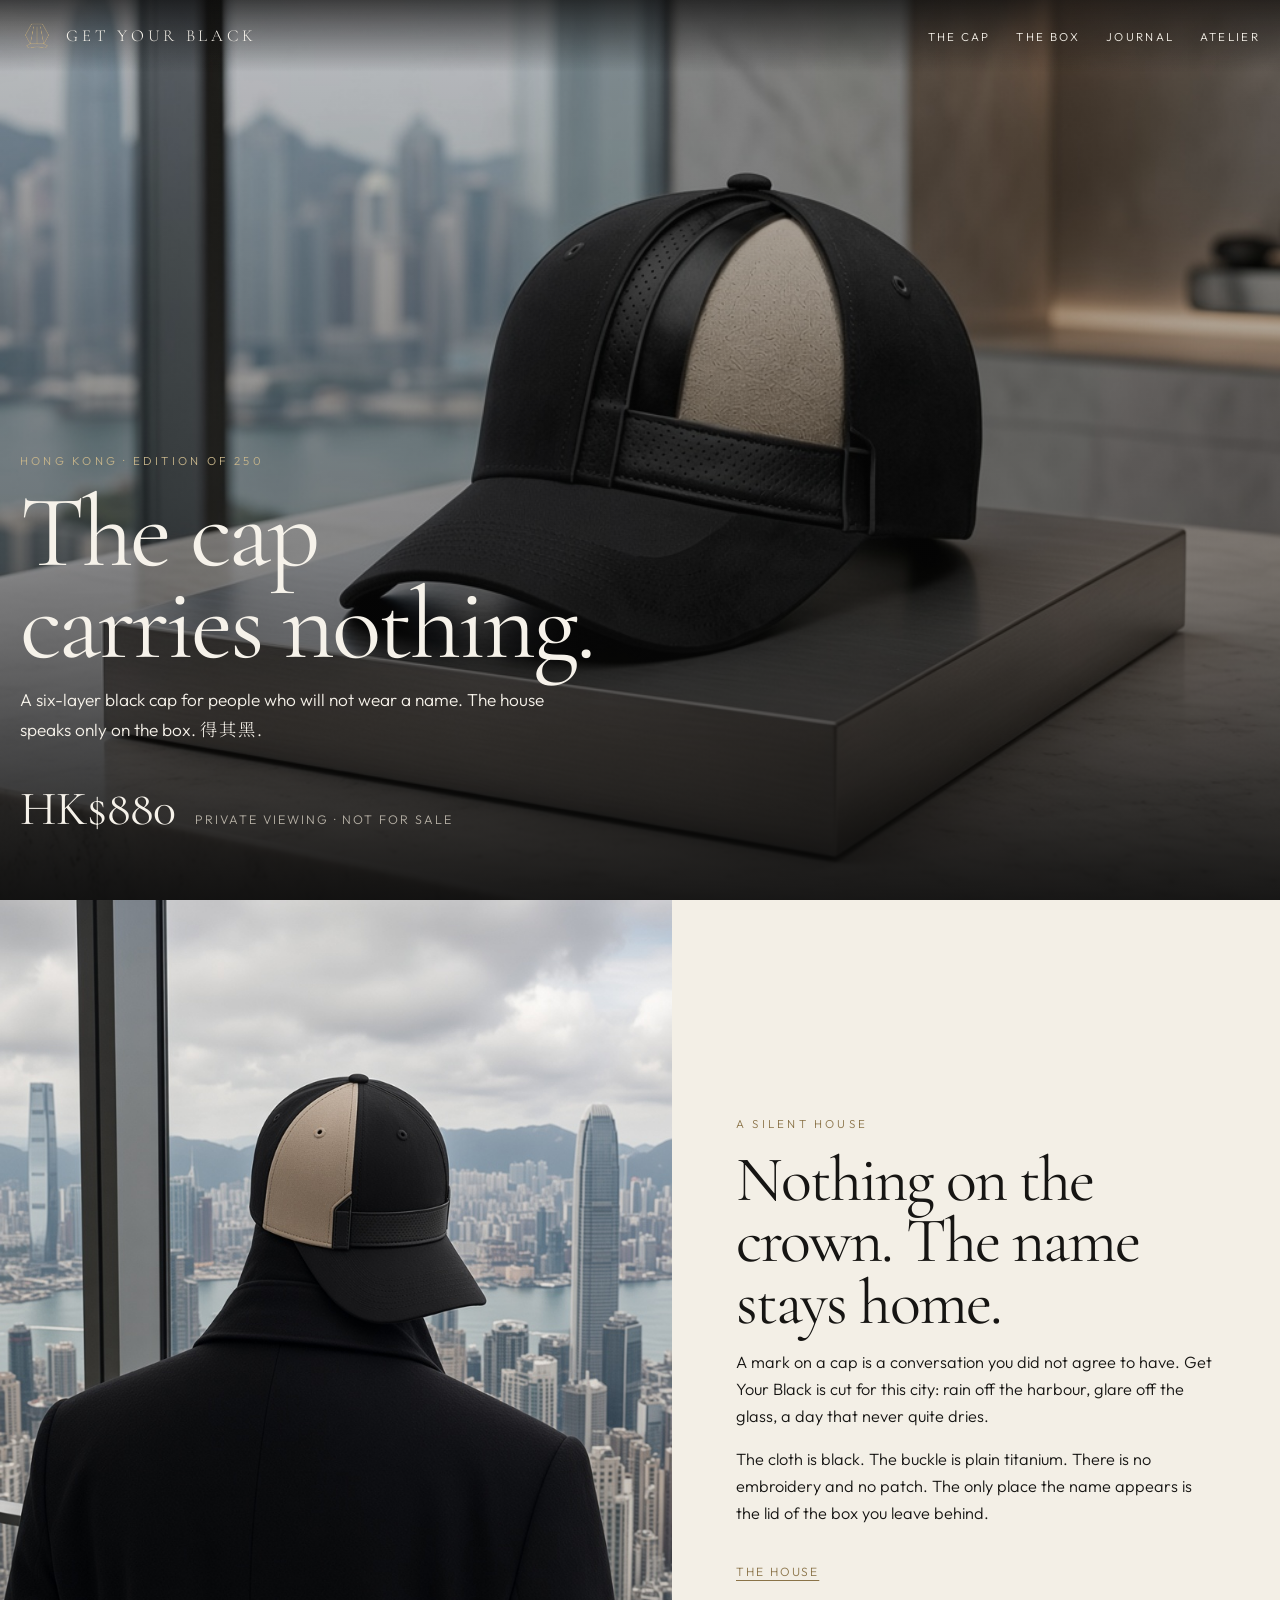
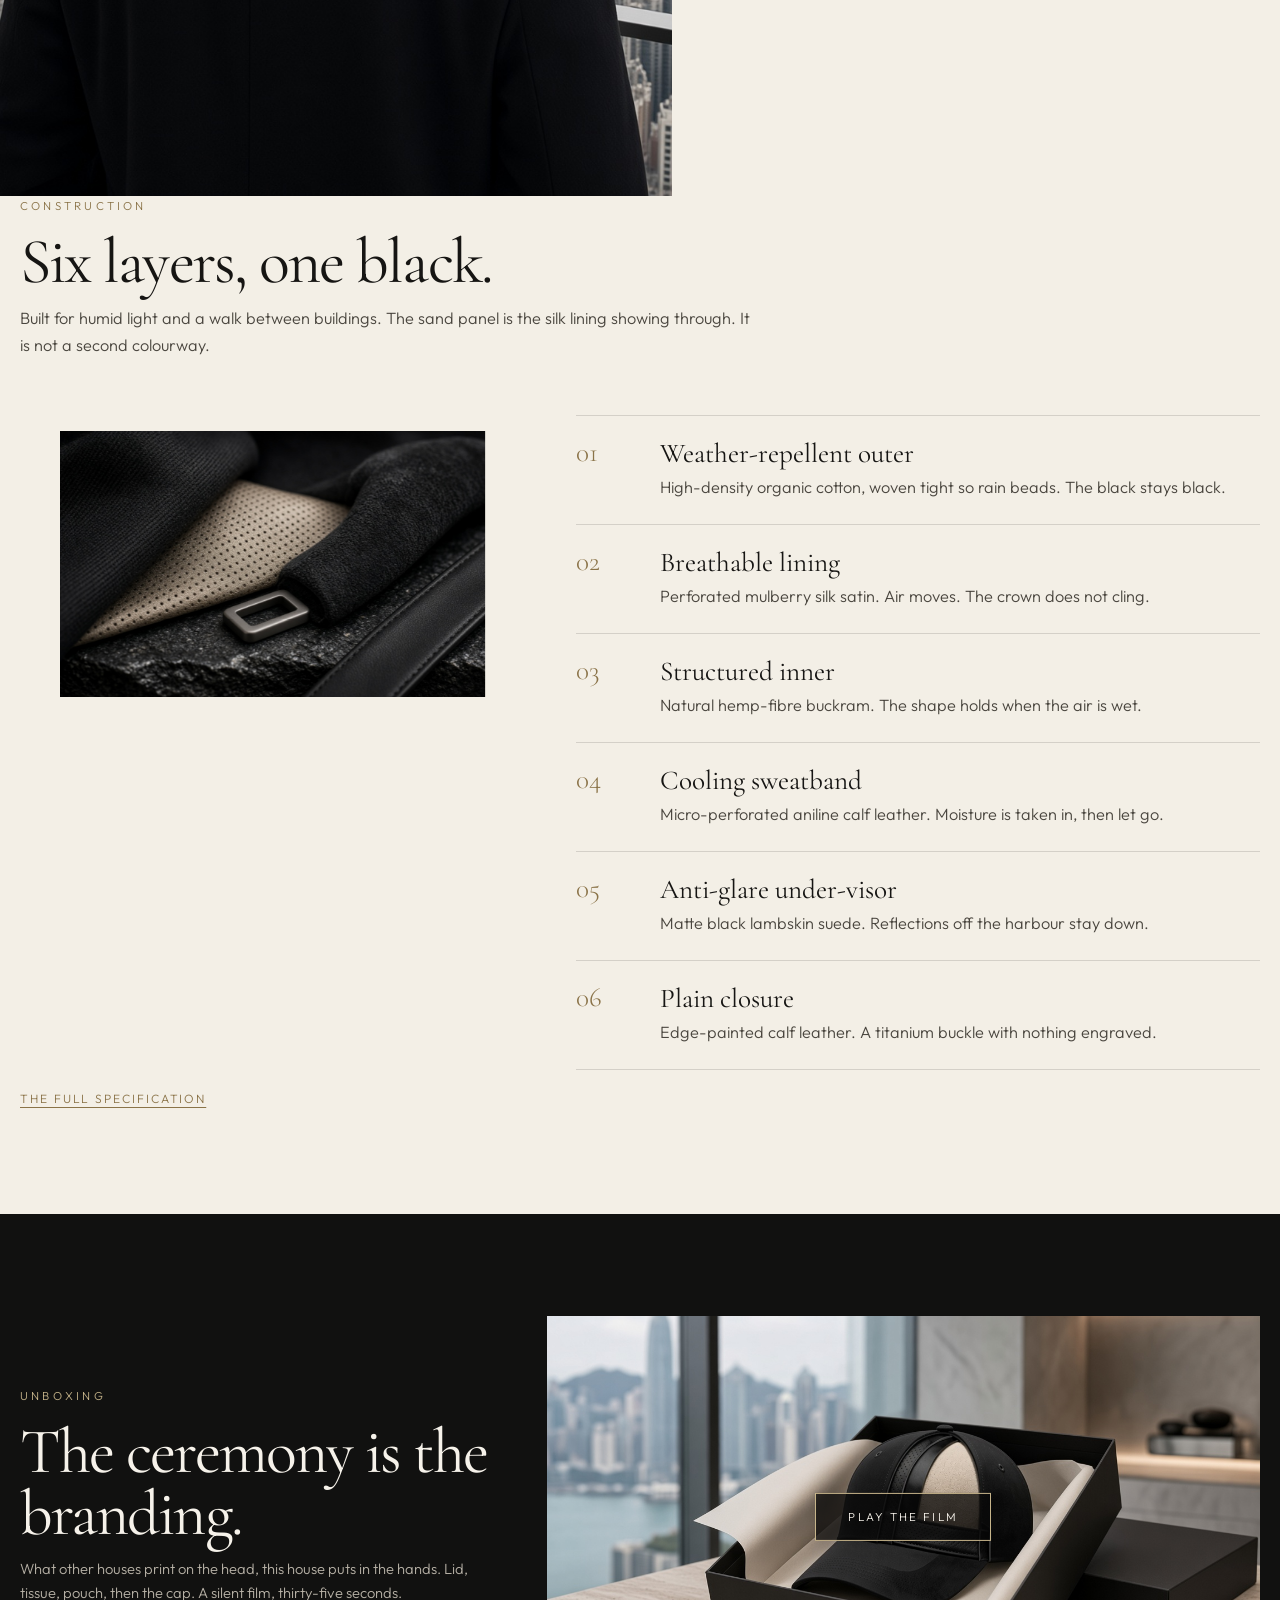
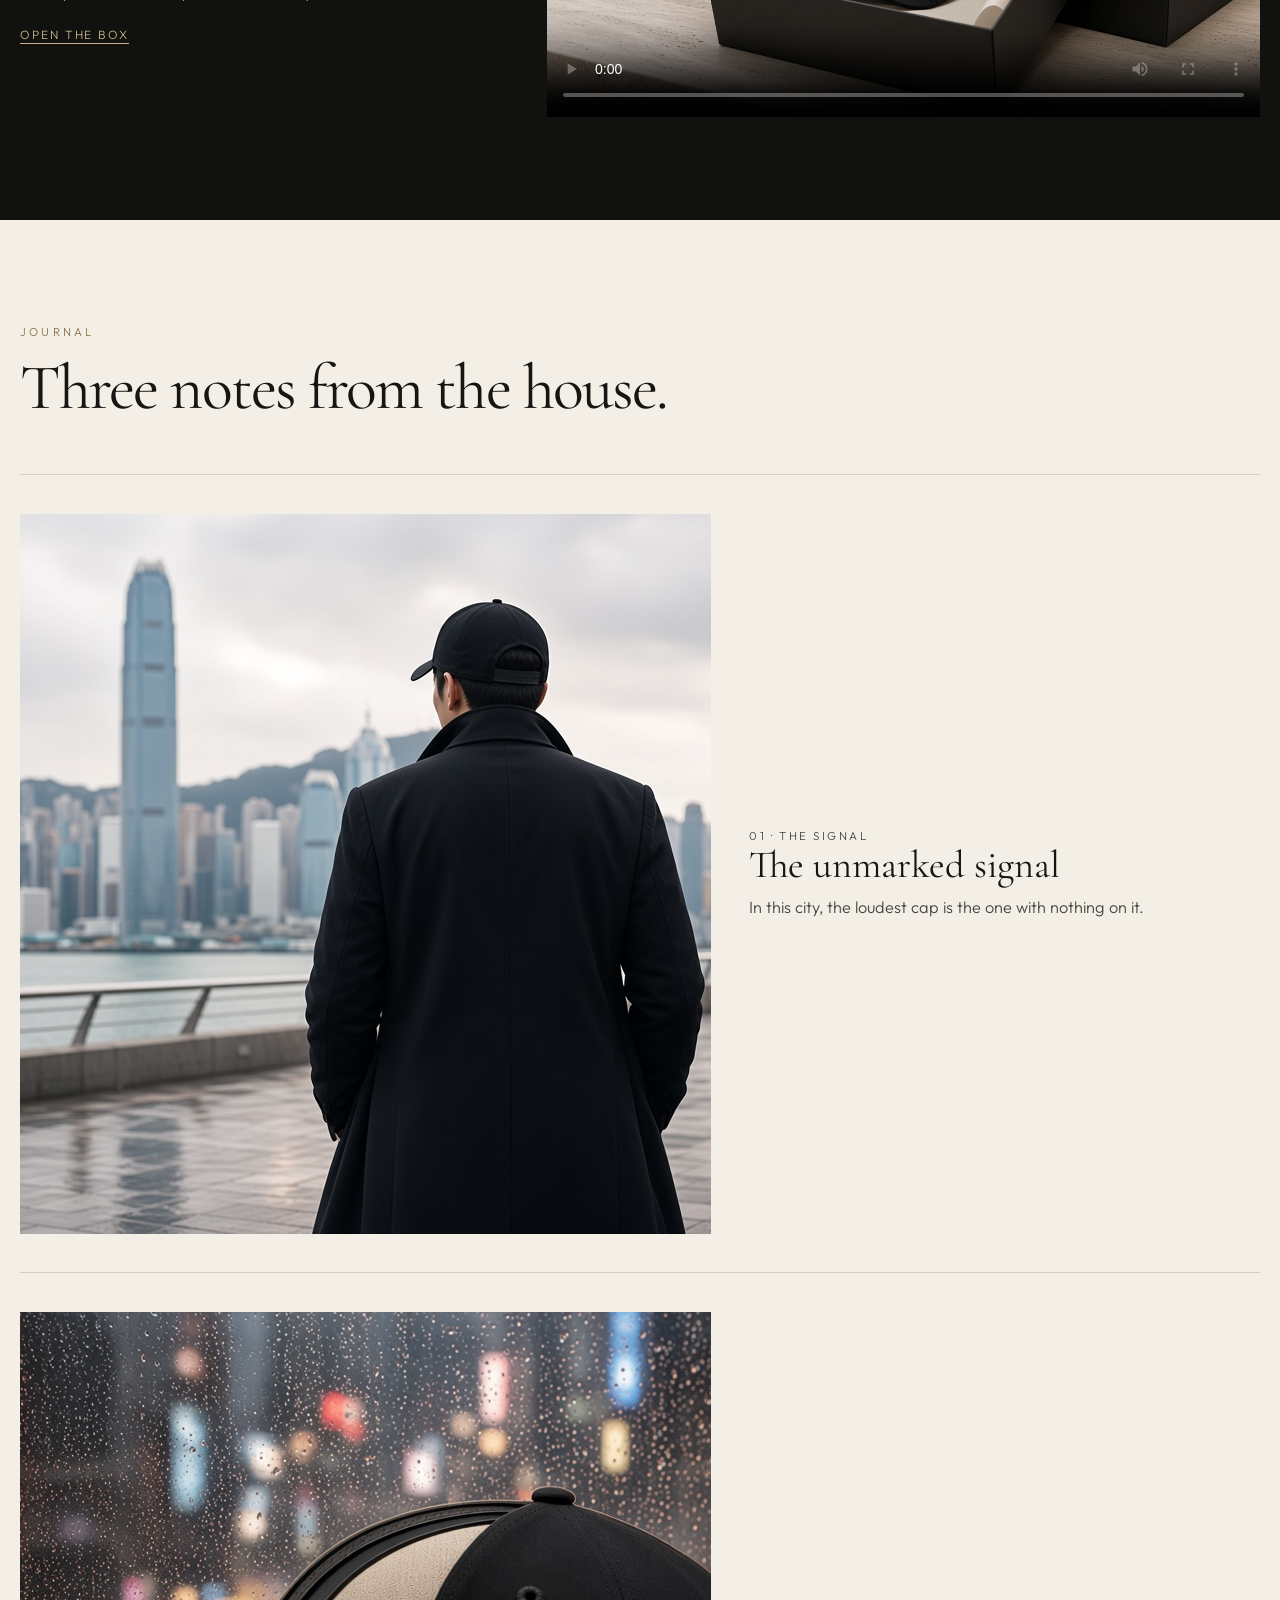
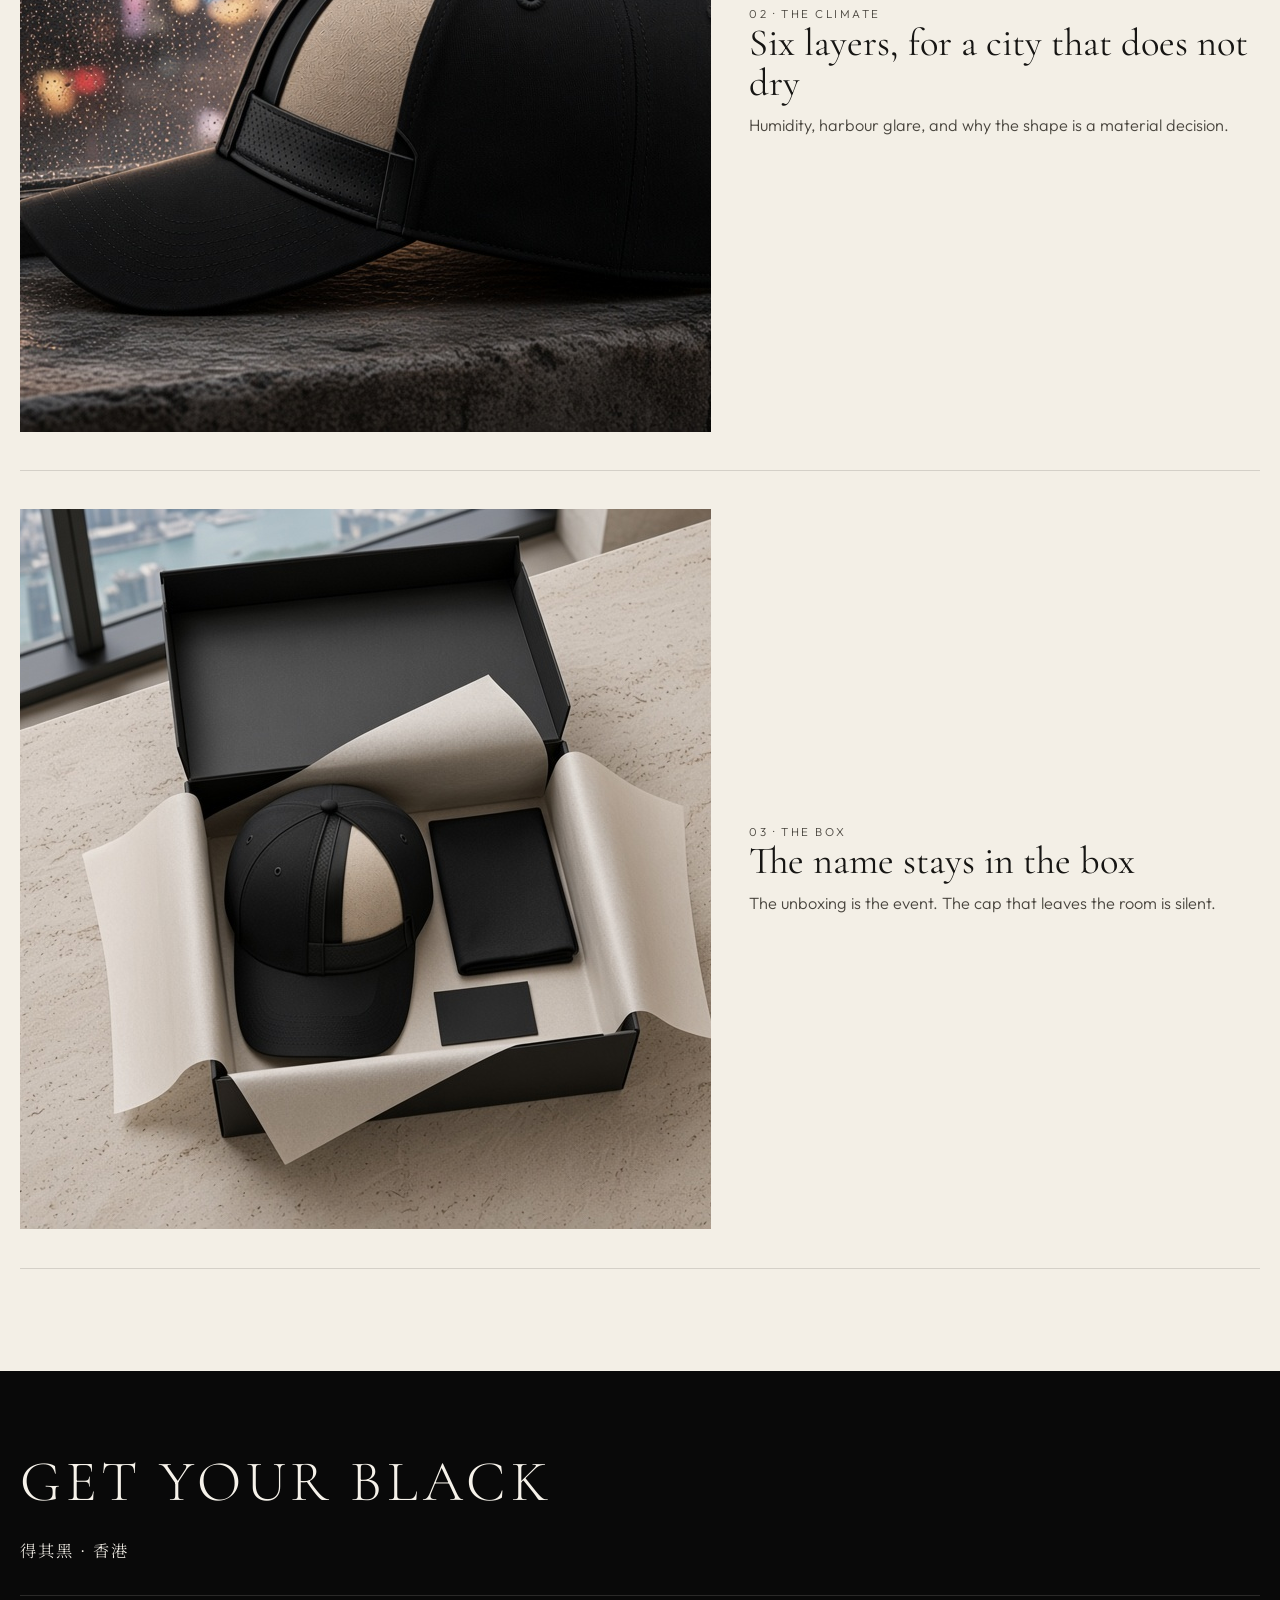
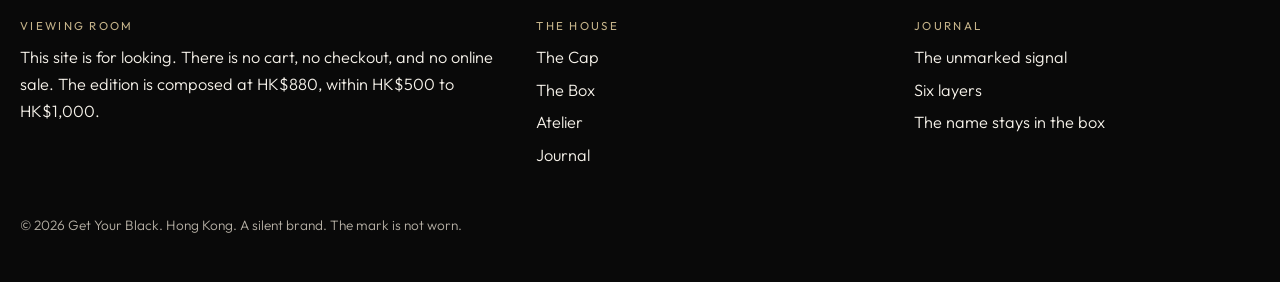
<file: index.html>
<!DOCTYPE html>
<html lang="en">
<head>
  <meta charset="utf-8">
  <meta name="viewport" content="width=device-width, initial-scale=1">
  <title>Get Your Black · The unmarked cap</title>
  <meta name="description" content="A silent luxury house in Hong Kong. A six-layer black cap with no logo. The name lives only on the box. HK$880. Private viewing, not for sale.">
  <meta name="theme-color" content="#090909">
  <meta property="og:title" content="Get Your Black">
  <meta property="og:description" content="The cap carries nothing. The box carries the name.">
  <meta property="og:type" content="website">
  <meta property="og:image" content="https://github.com/aprvz/getyourblack/raw/main/assets/images/hero-cap.jpg">
  <link rel="icon" href="assets/logo/favicon.png" type="image/png">
  <link rel="apple-touch-icon" href="assets/logo/favicon.png">
  <link rel="manifest" href="site.webmanifest">
  <link rel="preload" as="image" href="assets/images/hero-cap.jpg">
  <link rel="preconnect" href="https://fonts.googleapis.com">
  <link rel="preconnect" href="https://fonts.gstatic.com" crossorigin>
  <link href="https://fonts.googleapis.com/css2?family=Cormorant+Garamond:ital,wght@0,400;0,500;1,400&family=Noto+Serif+TC:wght@400;500&family=Outfit:wght@300;400;500&display=swap" rel="stylesheet">
  <link rel="stylesheet" href="css/site.css">
</head>
<body>
  <a class="skip" href="#content">Skip to content</a>
  <header class="nav">
    <a class="brand" href="index.html">
      <img src="assets/logo/mark-square.png" alt="">
      <span class="brand-name">Get Your Black</span>
    </a>
    <nav class="nav-links" aria-label="Primary">
      <a href="cap.html">The Cap</a>
      <a href="box.html">The Box</a>
      <a href="journal/index.html">Journal</a>
      <a href="atelier.html">Atelier</a>
    </nav>
    <button class="nav-toggle" type="button" aria-expanded="false" aria-controls="nav-panel">Menu</button>
  </header>
  <nav class="nav-panel" id="nav-panel" aria-label="Mobile">
    <a href="cap.html">The Cap</a>
    <a href="box.html">The Box</a>
    <a href="journal/index.html">Journal</a>
    <a href="atelier.html">Atelier</a>
  </nav>

  <main id="content">
    <section class="hero">
      <div class="hero-media">
        <img src="assets/images/hero-cap.jpg" alt="Matte black six-panel cap on a brushed steel plinth, with Victoria Harbour beyond the glass." width="1280" height="720">
      </div>
      <div class="hero-scrim" aria-hidden="true"></div>
      <div class="hero-copy">
        <p class="eyebrow">Hong Kong · Edition of 250</p>
        <h1>The cap<br>carries nothing.</h1>
        <p class="lede">A six-layer black cap for people who will not wear a name. The house speaks only on the box. <span class="zh">得其黑</span>.</p>
        <p class="price-line">
          <strong>HK$880</strong>
          <span>Private viewing · not for sale</span>
        </p>
      </div>
    </section>

    <section class="paper split">
      <div class="split-media">
        <img src="assets/images/lifestyle-harbour.jpg" alt="From behind, a person in black looks over Victoria Harbour in an unmarked black cap." width="864" height="1152">
      </div>
      <div class="split-copy">
        <p class="eyebrow">A silent house</p>
        <h2>Nothing on the crown. The name stays home.</h2>
        <p>A mark on a cap is a conversation you did not agree to have. Get Your Black is cut for this city: rain off the harbour, glare off the glass, a day that never quite dries.</p>
        <p>The cloth is black. The buckle is plain titanium. There is no embroidery and no patch. The only place the name appears is the lid of the box you leave behind.</p>
        <a class="text-link" href="atelier.html">The house</a>
      </div>
    </section>

    <section class="paper section" style="padding-top: 0;">
      <div class="section-head">
        <p class="eyebrow">Construction</p>
        <h2>Six layers, one black.</h2>
        <p>Built for humid light and a walk between buildings. The sand panel is the silk lining showing through. It is not a second colourway.</p>
      </div>
      <div class="layers-wrap">
        <figure class="frame">
          <img src="assets/images/materials-macro.jpg" alt="Close textures of black cotton, sand silk, calf leather, and a plain titanium buckle." width="1280" height="720">
        </figure>
        <ol class="layers">
          <li>
            <span class="num">01</span>
            <div>
              <h3>Weather-repellent outer</h3>
              <p>High-density organic cotton, woven tight so rain beads. The black stays black.</p>
            </div>
          </li>
          <li>
            <span class="num">02</span>
            <div>
              <h3>Breathable lining</h3>
              <p>Perforated mulberry silk satin. Air moves. The crown does not cling.</p>
            </div>
          </li>
          <li>
            <span class="num">03</span>
            <div>
              <h3>Structured inner</h3>
              <p>Natural hemp-fibre buckram. The shape holds when the air is wet.</p>
            </div>
          </li>
          <li>
            <span class="num">04</span>
            <div>
              <h3>Cooling sweatband</h3>
              <p>Micro-perforated aniline calf leather. Moisture is taken in, then let go.</p>
            </div>
          </li>
          <li>
            <span class="num">05</span>
            <div>
              <h3>Anti-glare under-visor</h3>
              <p>Matte black lambskin suede. Reflections off the harbour stay down.</p>
            </div>
          </li>
          <li>
            <span class="num">06</span>
            <div>
              <h3>Plain closure</h3>
              <p>Edge-painted calf leather. A titanium buckle with nothing engraved.</p>
            </div>
          </li>
        </ol>
      </div>
      <a class="text-link" href="cap.html">The full specification</a>
    </section>

    <section class="band section">
      <div class="film-grid">
        <div>
          <p class="eyebrow">Unboxing</p>
          <h2>The ceremony is the branding.</h2>
          <p class="caption">What other houses print on the head, this house puts in the hands. Lid, tissue, pouch, then the cap. A silent film, thirty-five seconds.</p>
          <a class="text-link" href="box.html">Open the box</a>
        </div>
        <div class="player">
          <video poster="assets/images/unbox-reveal.jpg" preload="metadata" playsinline controls>
            <source src="assets/video/unboxing.mp4" type="video/mp4">
            <track kind="captions" src="assets/video/unboxing.vtt" srclang="en" label="English" default>
          </video>
          <button class="play" type="button">Play the film</button>
        </div>
      </div>
    </section>

    <section class="paper section">
      <div class="section-head">
        <p class="eyebrow">Journal</p>
        <h2>Three notes from the house.</h2>
      </div>
      <div class="entries">
        <a class="entry" href="journal/the-unmarked-signal.html">
          <img src="assets/images/journal-unmarked.jpg" alt="A figure in an unmarked black cap on the Hong Kong harbour promenade." width="1280" height="720">
          <div>
            <p class="kicker">01 · The signal</p>
            <h3>The unmarked signal</h3>
            <p>In this city, the loudest cap is the one with nothing on it.</p>
          </div>
        </a>
        <a class="entry" href="journal/six-layers.html">
          <img src="assets/images/journal-humidity.jpg" alt="A black cap on a stone sill beside rain on the glass." width="1280" height="720">
          <div>
            <p class="kicker">02 · The climate</p>
            <h3>Six layers, for a city that does not dry</h3>
            <p>Humidity, harbour glare, and why the shape is a material decision.</p>
          </div>
        </a>
        <a class="entry" href="journal/the-name-stays-in-the-box.html">
          <img src="assets/images/journal-box.jpg" alt="Top view of an open black box with tissue and an unmarked cap." width="1280" height="720">
          <div>
            <p class="kicker">03 · The box</p>
            <h3>The name stays in the box</h3>
            <p>The unboxing is the event. The cap that leaves the room is silent.</p>
          </div>
        </a>
      </div>
    </section>
  </main>

  <footer class="footer">
    <p class="footer-brand">Get Your Black</p>
    <p class="zh">得其黑 · 香港</p>
    <div class="footer-grid">
      <div>
        <h2>Viewing room</h2>
        <p>This site is for looking. There is no cart, no checkout, and no online sale. The edition is composed at HK$880, within HK$500 to HK$1,000.</p>
      </div>
      <div>
        <h2>The house</h2>
        <ul>
          <li><a href="cap.html">The Cap</a></li>
          <li><a href="box.html">The Box</a></li>
          <li><a href="atelier.html">Atelier</a></li>
          <li><a href="journal/index.html">Journal</a></li>
        </ul>
      </div>
      <div>
        <h2>Journal</h2>
        <ul>
          <li><a href="journal/the-unmarked-signal.html">The unmarked signal</a></li>
          <li><a href="journal/six-layers.html">Six layers</a></li>
          <li><a href="journal/the-name-stays-in-the-box.html">The name stays in the box</a></li>
        </ul>
      </div>
    </div>
    <p class="legal">© 2026 Get Your Black. Hong Kong. A silent brand. The mark is not worn.</p>
  </footer>
  <script src="js/site.js"></script>
</body>
</html>
</file>
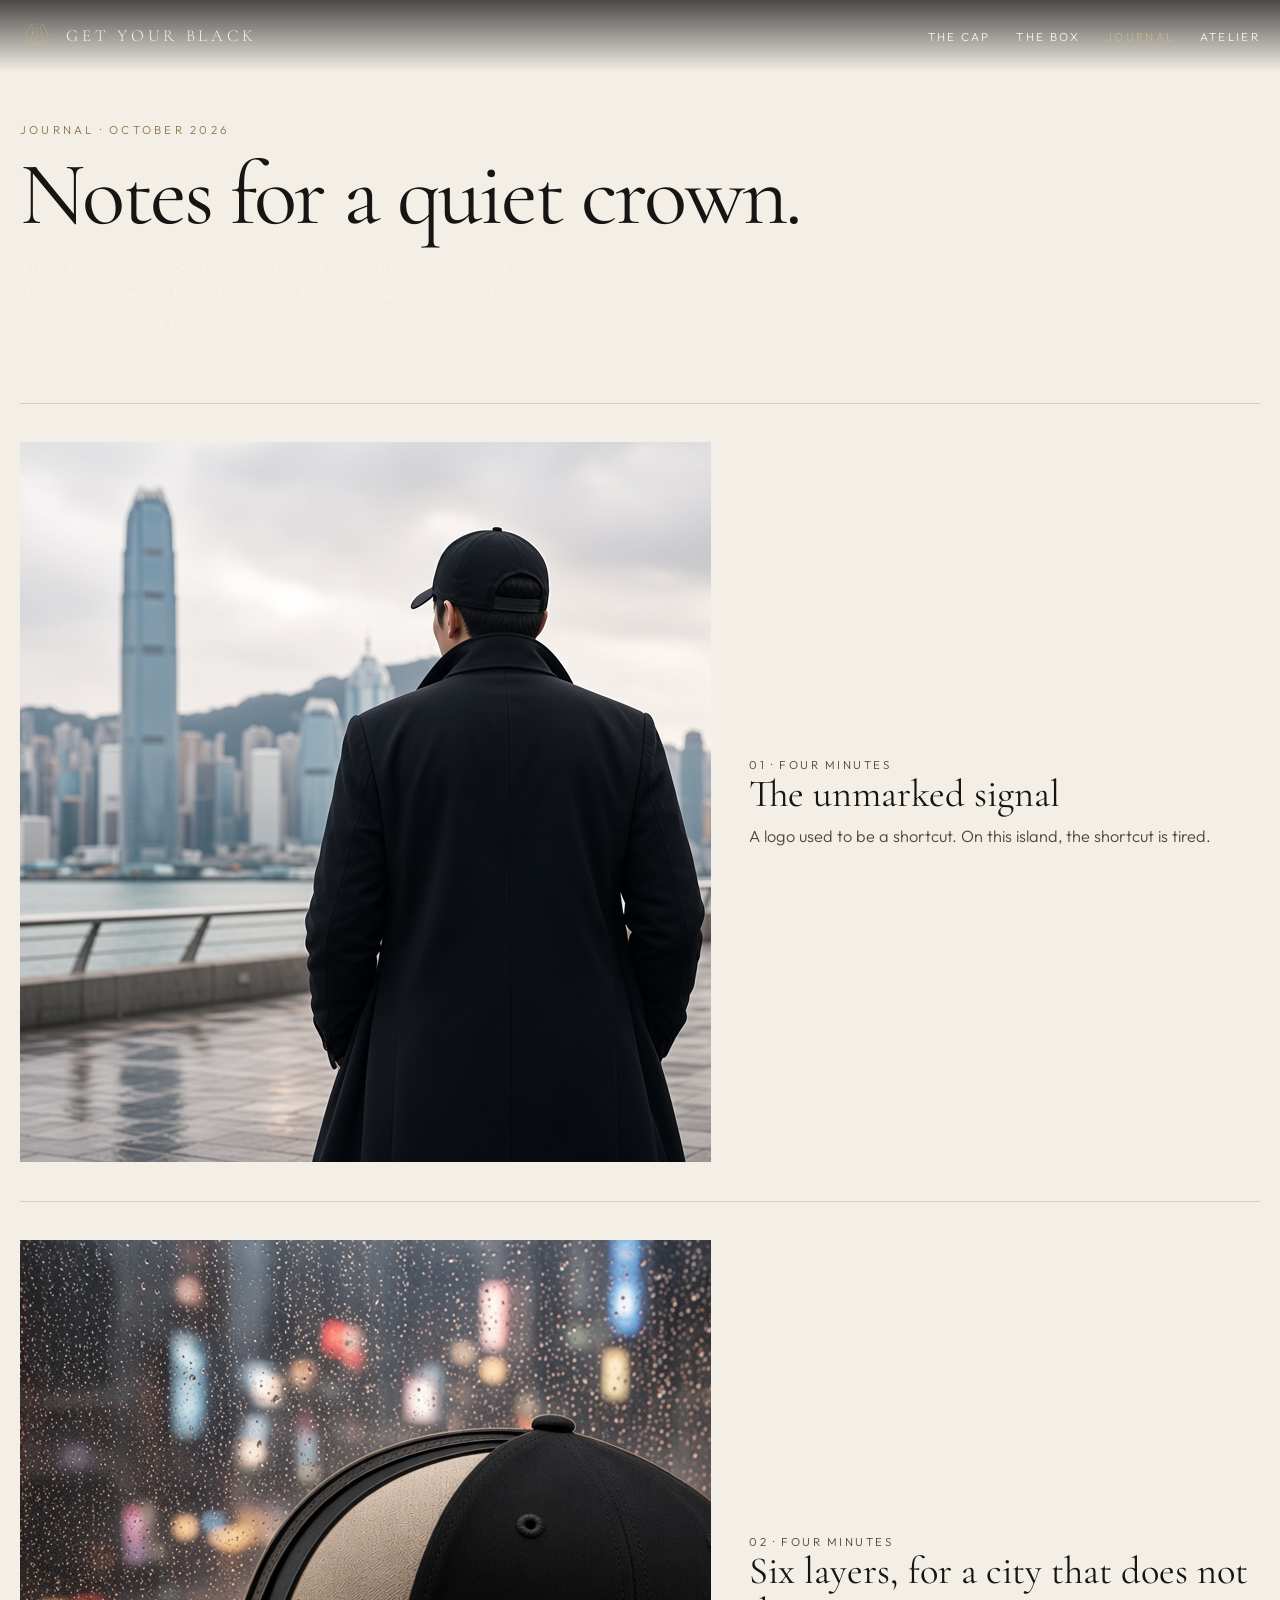
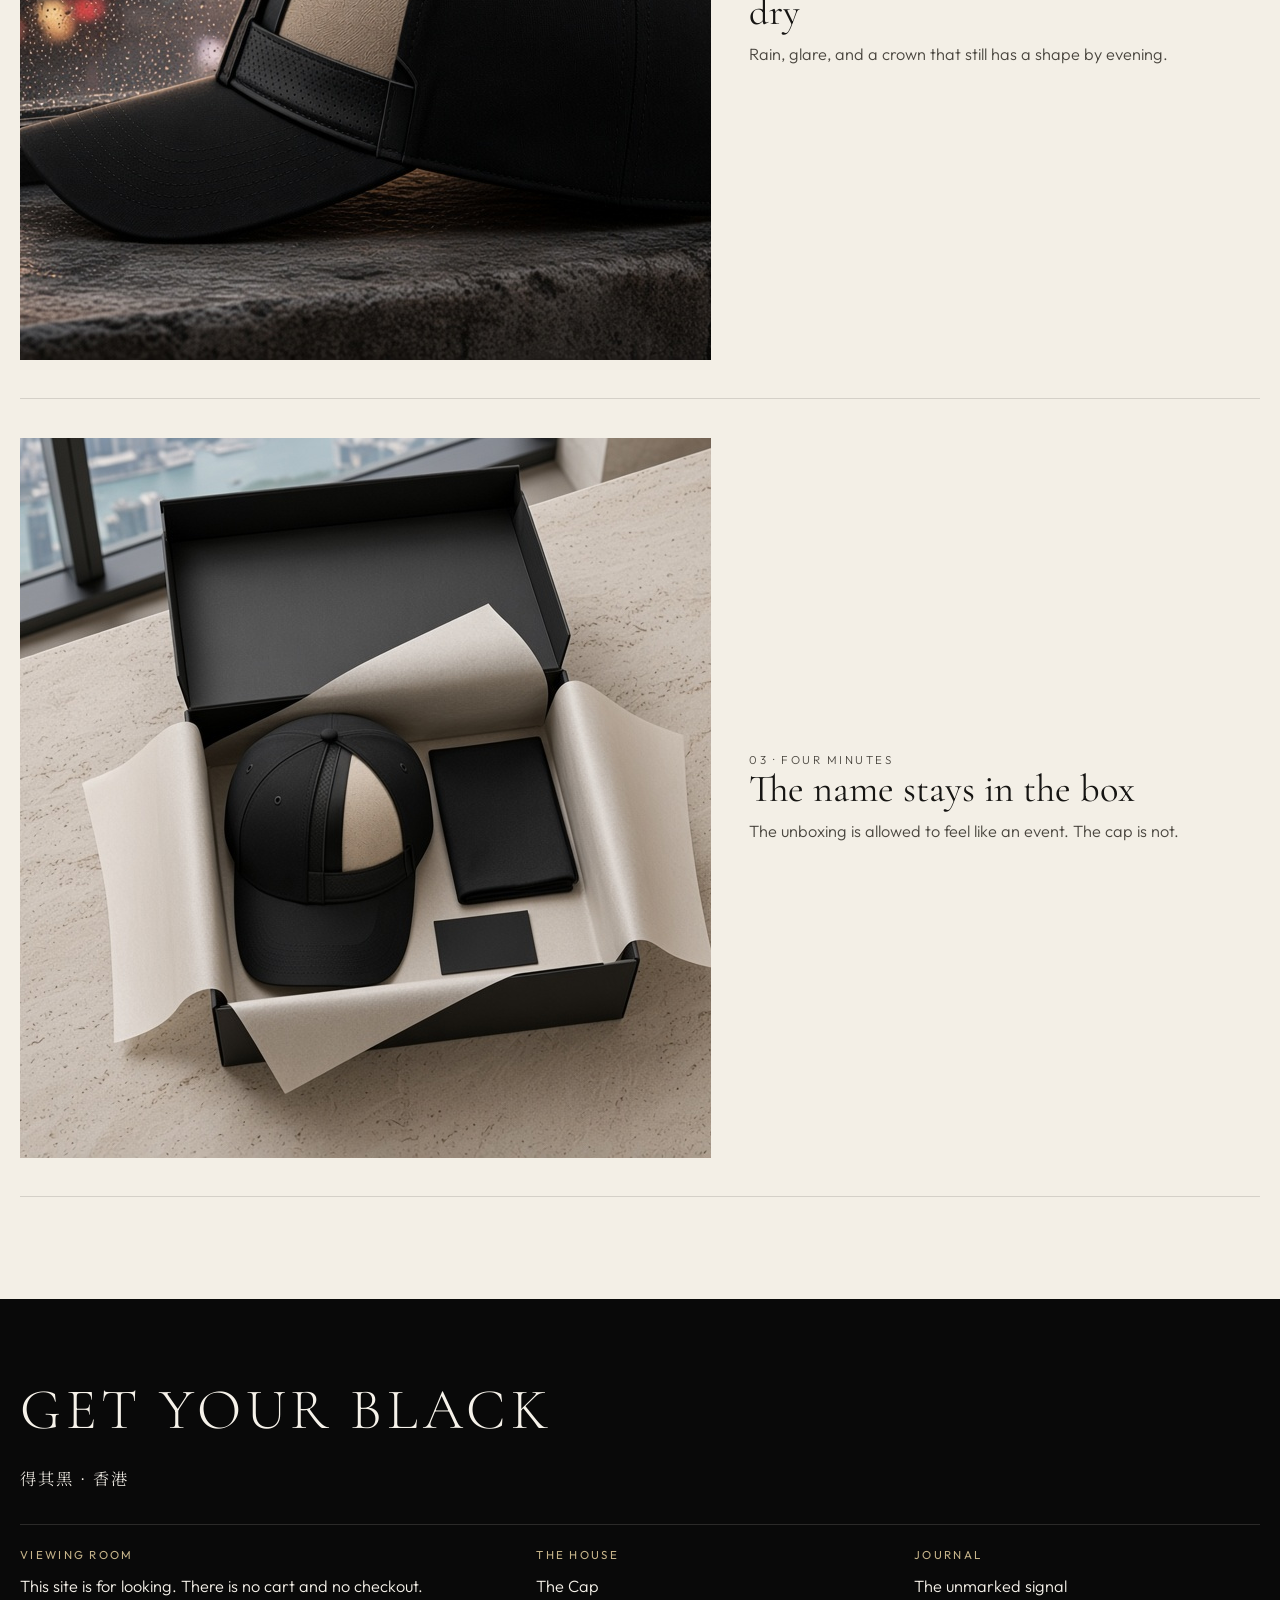
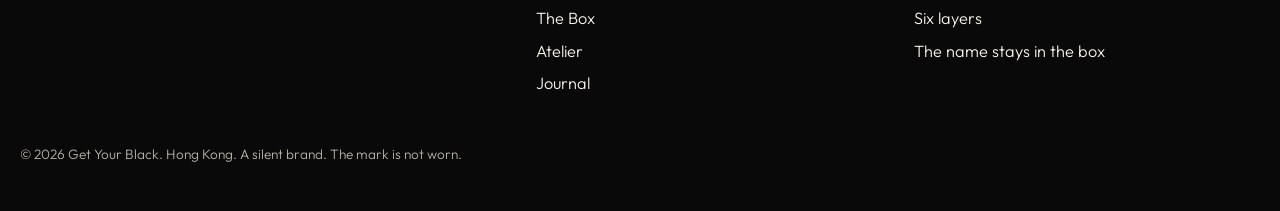
<file: journal/index.html>
<!DOCTYPE html>
<html lang="en">
<head>
  <meta charset="utf-8">
  <meta name="viewport" content="width=device-width, initial-scale=1">
  <title>Journal · Get Your Black</title>
  <meta name="description" content="Three essays from Get Your Black: the unmarked signal, six layers for Hong Kong weather, and why the name stays in the box.">
  <meta name="theme-color" content="#090909">
  <link rel="icon" href="../assets/logo/favicon.png" type="image/png">
  <link rel="apple-touch-icon" href="../assets/logo/favicon.png">
  <link rel="preconnect" href="https://fonts.googleapis.com">
  <link rel="preconnect" href="https://fonts.gstatic.com" crossorigin>
  <link href="https://fonts.googleapis.com/css2?family=Cormorant+Garamond:ital,wght@0,400;0,500;1,400&family=Noto+Serif+TC:wght@400;500&family=Outfit:wght@300;400;500&display=swap" rel="stylesheet">
  <link rel="stylesheet" href="../css/site.css">
</head>
<body>
  <a class="skip" href="#content">Skip to content</a>
  <header class="nav is-scrolled">
    <a class="brand" href="../index.html">
      <img src="../assets/logo/mark-square.png" alt="">
      <span class="brand-name">Get Your Black</span>
    </a>
    <nav class="nav-links" aria-label="Primary">
      <a href="../cap.html">The Cap</a>
      <a href="../box.html">The Box</a>
      <a href="index.html" aria-current="page">Journal</a>
      <a href="../atelier.html">Atelier</a>
    </nav>
    <button class="nav-toggle" type="button" aria-expanded="false" aria-controls="nav-panel">Menu</button>
  </header>
  <nav class="nav-panel" id="nav-panel" aria-label="Mobile">
    <a href="../cap.html">The Cap</a>
    <a href="../box.html">The Box</a>
    <a href="index.html" aria-current="page">Journal</a>
    <a href="../atelier.html">Atelier</a>
  </nav>

  <main id="content" class="paper">
    <header class="page-hero">
      <p class="eyebrow">Journal · October 2026</p>
      <h1>Notes for a quiet crown.</h1>
      <p class="lede">Three essays. One about the signal. One about the weather. One about the box. Written for Hong Kong, and for people who would rather not advertise with their head.</p>
    </header>
    <section class="section" style="padding-top: 0;">
      <div class="entries">
        <a class="entry" href="the-unmarked-signal.html">
          <img src="../assets/images/journal-unmarked.jpg" alt="A figure in an unmarked black cap on the Hong Kong harbour promenade." width="1280" height="720">
          <div>
            <p class="kicker">01 · Four minutes</p>
            <h3>The unmarked signal</h3>
            <p>A logo used to be a shortcut. On this island, the shortcut is tired.</p>
          </div>
        </a>
        <a class="entry" href="six-layers.html">
          <img src="../assets/images/journal-humidity.jpg" alt="A black cap on a stone sill beside rain on the glass." width="1280" height="720">
          <div>
            <p class="kicker">02 · Four minutes</p>
            <h3>Six layers, for a city that does not dry</h3>
            <p>Rain, glare, and a crown that still has a shape by evening.</p>
          </div>
        </a>
        <a class="entry" href="the-name-stays-in-the-box.html">
          <img src="../assets/images/journal-box.jpg" alt="Top view of an open black box with tissue and an unmarked cap." width="1280" height="720">
          <div>
            <p class="kicker">03 · Four minutes</p>
            <h3>The name stays in the box</h3>
            <p>The unboxing is allowed to feel like an event. The cap is not.</p>
          </div>
        </a>
      </div>
    </section>
  </main>

  <footer class="footer">
    <p class="footer-brand">Get Your Black</p>
    <p class="zh">得其黑 · 香港</p>
    <div class="footer-grid">
      <div>
        <h2>Viewing room</h2>
        <p>This site is for looking. There is no cart and no checkout.</p>
      </div>
      <div>
        <h2>The house</h2>
        <ul>
          <li><a href="../cap.html">The Cap</a></li>
          <li><a href="../box.html">The Box</a></li>
          <li><a href="../atelier.html">Atelier</a></li>
          <li><a href="index.html">Journal</a></li>
        </ul>
      </div>
      <div>
        <h2>Journal</h2>
        <ul>
          <li><a href="the-unmarked-signal.html">The unmarked signal</a></li>
          <li><a href="six-layers.html">Six layers</a></li>
          <li><a href="the-name-stays-in-the-box.html">The name stays in the box</a></li>
        </ul>
      </div>
    </div>
    <p class="legal">© 2026 Get Your Black. Hong Kong. A silent brand. The mark is not worn.</p>
  </footer>
  <script src="../js/site.js"></script>
</body>
</html>
</file>
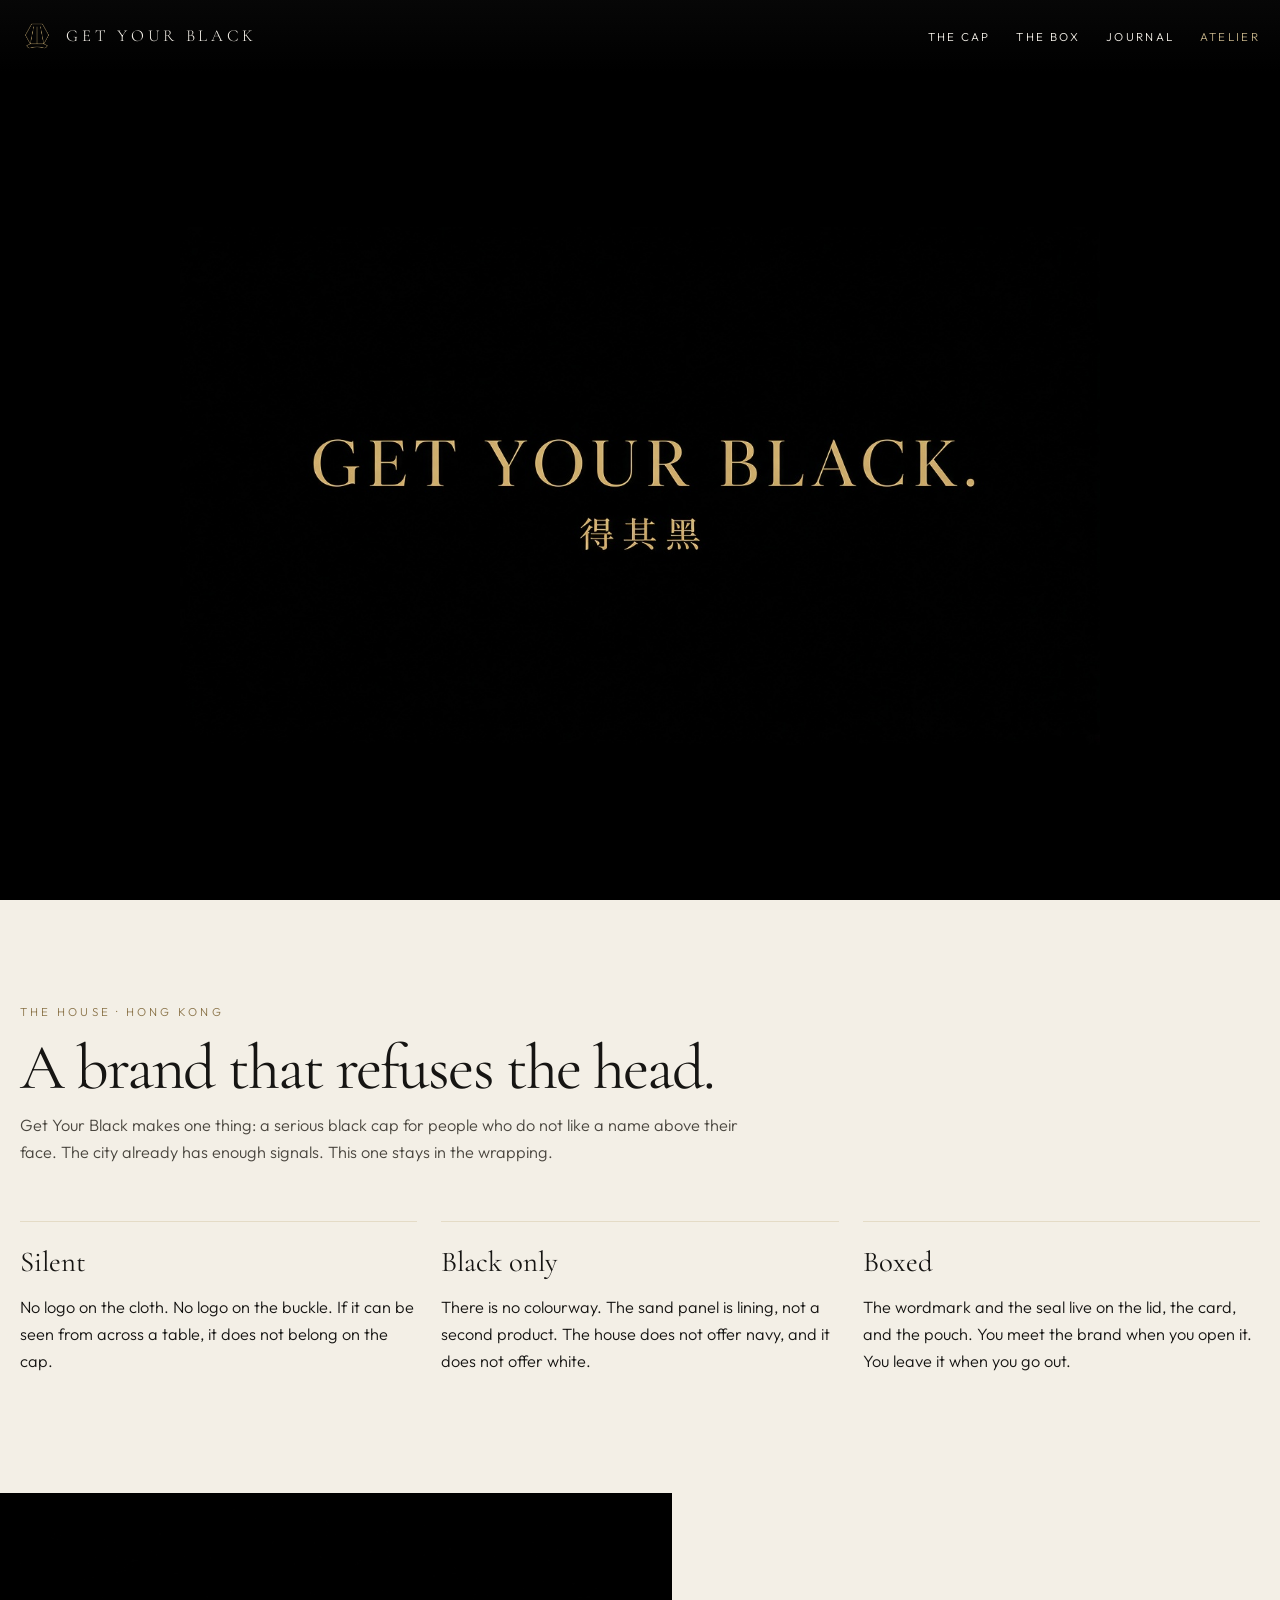
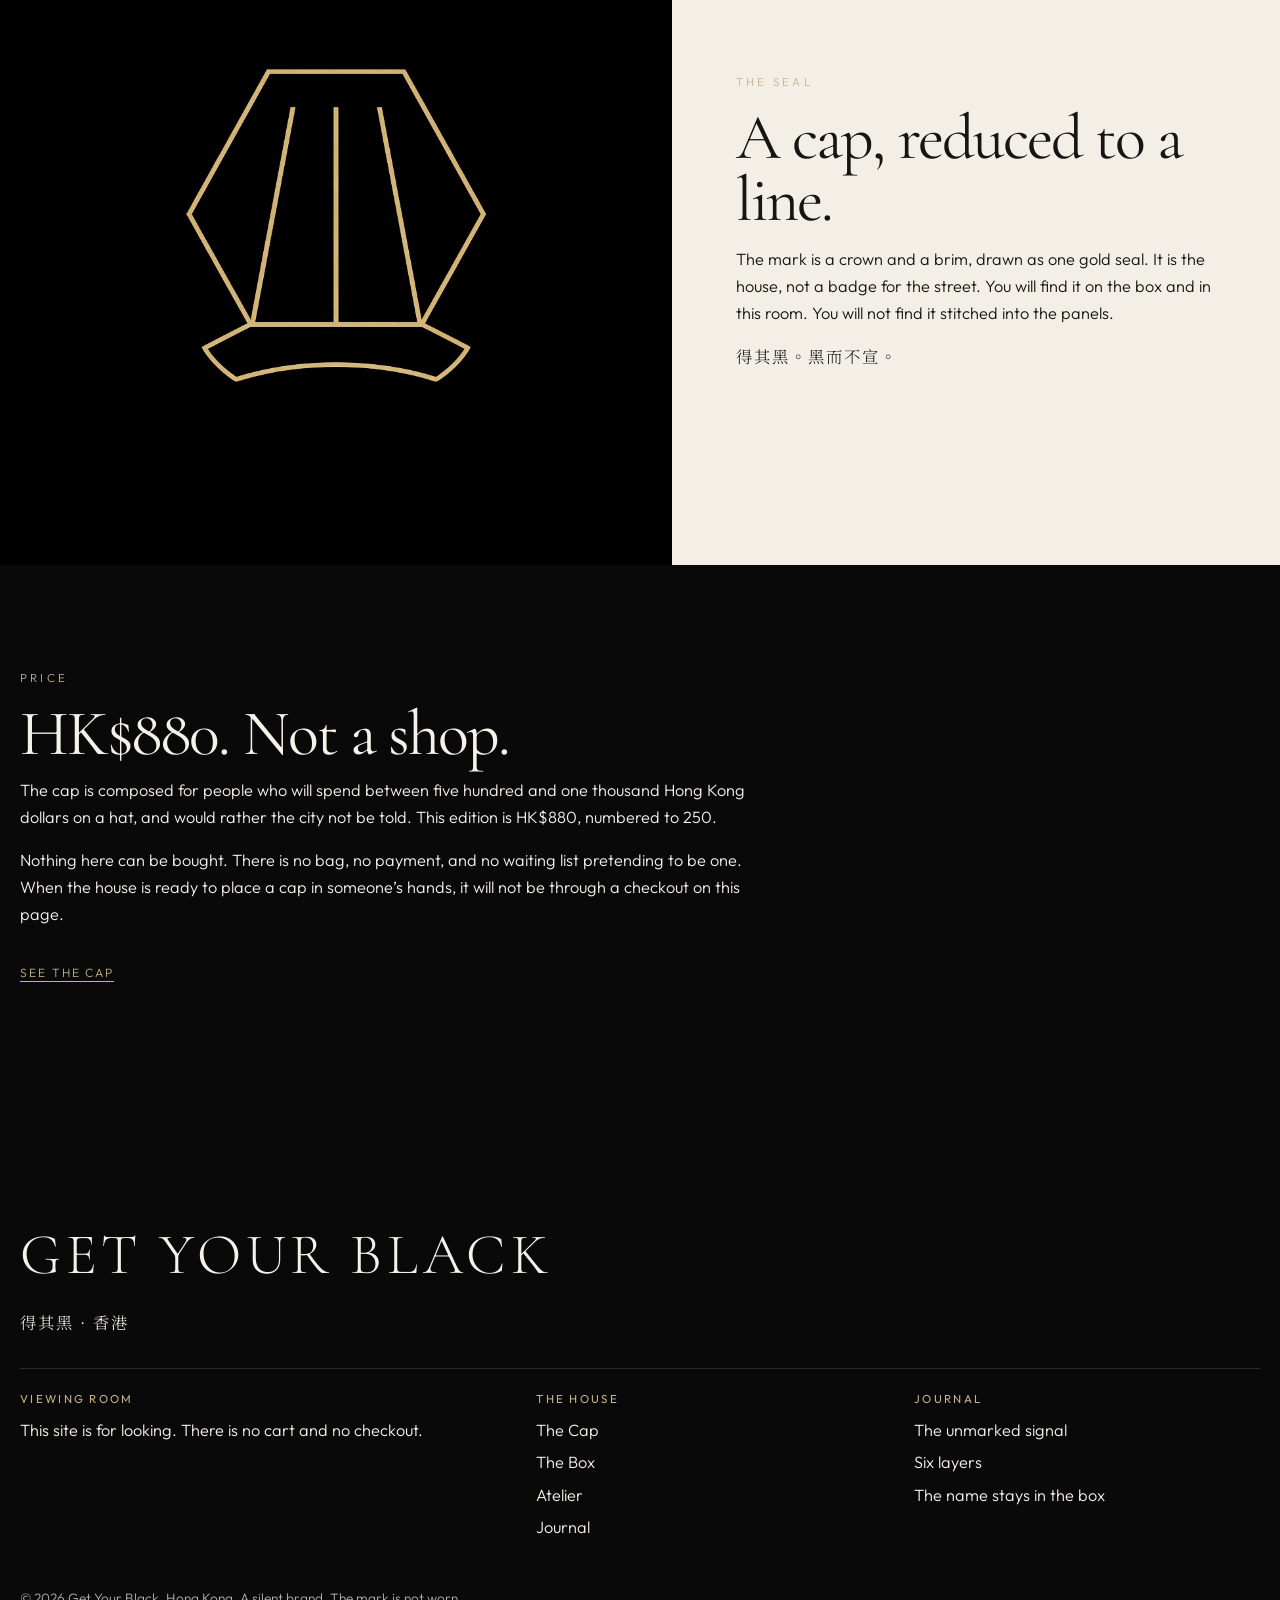
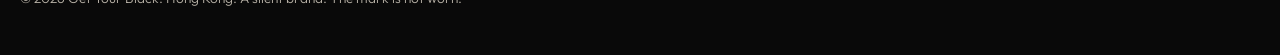
<file: atelier.html>
<!DOCTYPE html>
<html lang="en">
<head>
  <meta charset="utf-8">
  <meta name="viewport" content="width=device-width, initial-scale=1">
  <title>Atelier · Get Your Black</title>
  <meta name="description" content="Get Your Black is a silent house in Hong Kong. The monogram stays on the box. The cap is black, unmarked, and made for people who can pay for quiet.">
  <meta name="theme-color" content="#090909">
  <link rel="icon" href="assets/logo/favicon.png" type="image/png">
  <link rel="apple-touch-icon" href="assets/logo/favicon.png">
  <link rel="preconnect" href="https://fonts.googleapis.com">
  <link rel="preconnect" href="https://fonts.gstatic.com" crossorigin>
  <link href="https://fonts.googleapis.com/css2?family=Cormorant+Garamond:ital,wght@0,400;0,500;1,400&family=Noto+Serif+TC:wght@400;500&family=Outfit:wght@300;400;500&display=swap" rel="stylesheet">
  <link rel="stylesheet" href="css/site.css">
</head>
<body>
  <a class="skip" href="#content">Skip to content</a>
  <header class="nav">
    <a class="brand" href="index.html">
      <img src="assets/logo/mark-square.png" alt="">
      <span class="brand-name">Get Your Black</span>
    </a>
    <nav class="nav-links" aria-label="Primary">
      <a href="cap.html">The Cap</a>
      <a href="box.html">The Box</a>
      <a href="journal/index.html">Journal</a>
      <a href="atelier.html" aria-current="page">Atelier</a>
    </nav>
    <button class="nav-toggle" type="button" aria-expanded="false" aria-controls="nav-panel">Menu</button>
  </header>
  <nav class="nav-panel" id="nav-panel" aria-label="Mobile">
    <a href="cap.html">The Cap</a>
    <a href="box.html">The Box</a>
    <a href="journal/index.html">Journal</a>
    <a href="atelier.html" aria-current="page">Atelier</a>
  </nav>

  <main id="content">
    <section class="lockup">
      <img src="assets/logo/wordmark.jpg" alt="Get Your Black. 得其黑." width="1280" height="720">
    </section>

    <section class="paper section">
      <div class="section-head">
        <p class="eyebrow">The house · Hong Kong</p>
        <h2>A brand that refuses the head.</h2>
        <p>Get Your Black makes one thing: a serious black cap for people who do not like a name above their face. The city already has enough signals. This one stays in the wrapping.</p>
      </div>
      <div class="principles">
        <article>
          <h3>Silent</h3>
          <p>No logo on the cloth. No logo on the buckle. If it can be seen from across a table, it does not belong on the cap.</p>
        </article>
        <article>
          <h3>Black only</h3>
          <p>There is no colourway. The sand panel is lining, not a second product. The house does not offer navy, and it does not offer white.</p>
        </article>
        <article>
          <h3>Boxed</h3>
          <p>The wordmark and the seal live on the lid, the card, and the pouch. You meet the brand when you open it. You leave it when you go out.</p>
        </article>
      </div>
    </section>

    <section class="split">
      <div class="split-media">
        <img src="assets/logo/mark-plate.jpg" alt="Gold line seal of a six-panel cap on black." width="1024" height="1024">
      </div>
      <div class="split-copy" style="background: var(--paper); color: var(--ink);">
        <p class="eyebrow">The seal</p>
        <h2>A cap, reduced to a line.</h2>
        <p>The mark is a crown and a brim, drawn as one gold seal. It is the house, not a badge for the street. You will find it on the box and in this room. You will not find it stitched into the panels.</p>
        <p class="zh">得其黑。黑而不宣。</p>
      </div>
    </section>

    <section class="section">
      <div class="section-head">
        <p class="eyebrow">Price</p>
        <h2>HK$880. Not a shop.</h2>
        <p>The cap is composed for people who will spend between five hundred and one thousand Hong Kong dollars on a hat, and would rather the city not be told. This edition is HK$880, numbered to 250.</p>
        <p>Nothing here can be bought. There is no bag, no payment, and no waiting list pretending to be one. When the house is ready to place a cap in someone’s hands, it will not be through a checkout on this page.</p>
        <a class="text-link" href="cap.html">See the cap</a>
      </div>
    </section>
  </main>

  <footer class="footer">
    <p class="footer-brand">Get Your Black</p>
    <p class="zh">得其黑 · 香港</p>
    <div class="footer-grid">
      <div>
        <h2>Viewing room</h2>
        <p>This site is for looking. There is no cart and no checkout.</p>
      </div>
      <div>
        <h2>The house</h2>
        <ul>
          <li><a href="cap.html">The Cap</a></li>
          <li><a href="box.html">The Box</a></li>
          <li><a href="atelier.html">Atelier</a></li>
          <li><a href="journal/index.html">Journal</a></li>
        </ul>
      </div>
      <div>
        <h2>Journal</h2>
        <ul>
          <li><a href="journal/the-unmarked-signal.html">The unmarked signal</a></li>
          <li><a href="journal/six-layers.html">Six layers</a></li>
          <li><a href="journal/the-name-stays-in-the-box.html">The name stays in the box</a></li>
        </ul>
      </div>
    </div>
    <p class="legal">© 2026 Get Your Black. Hong Kong. A silent brand. The mark is not worn.</p>
  </footer>
  <script src="js/site.js"></script>
</body>
</html>
</file>
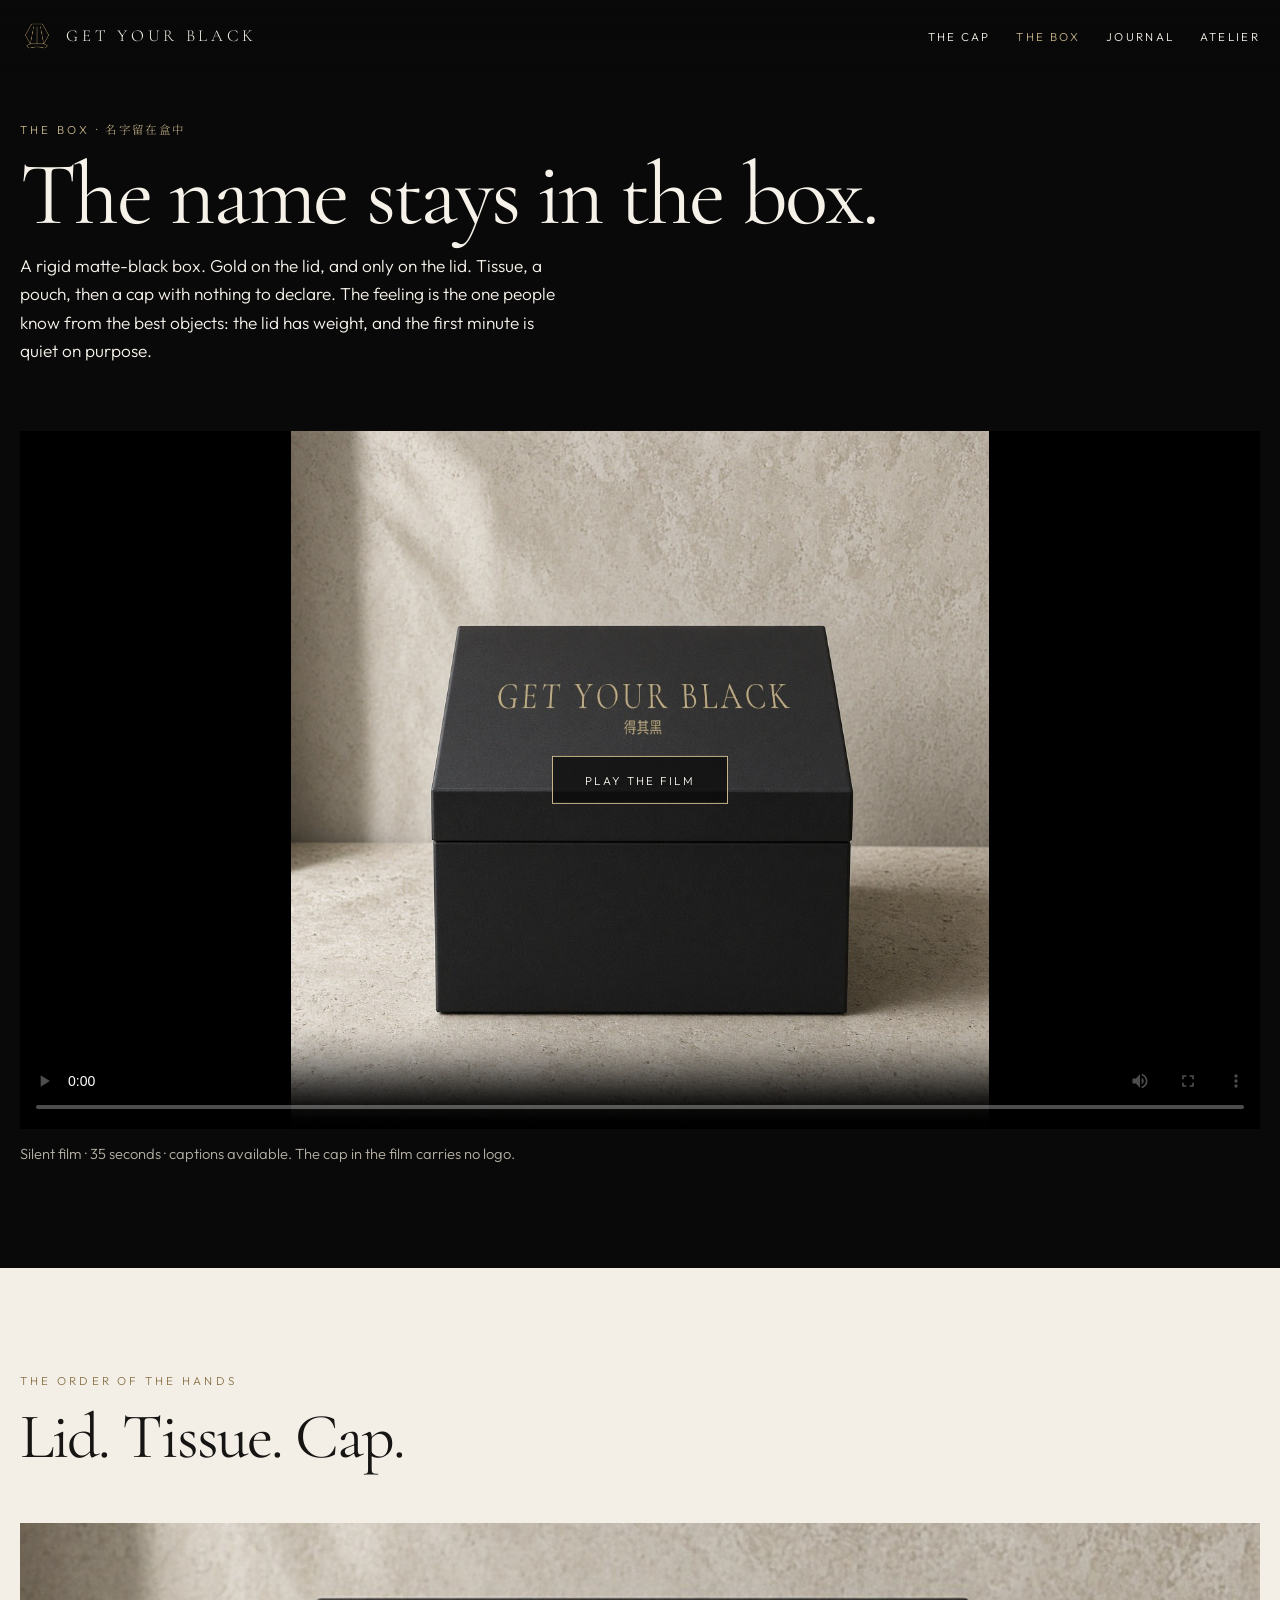
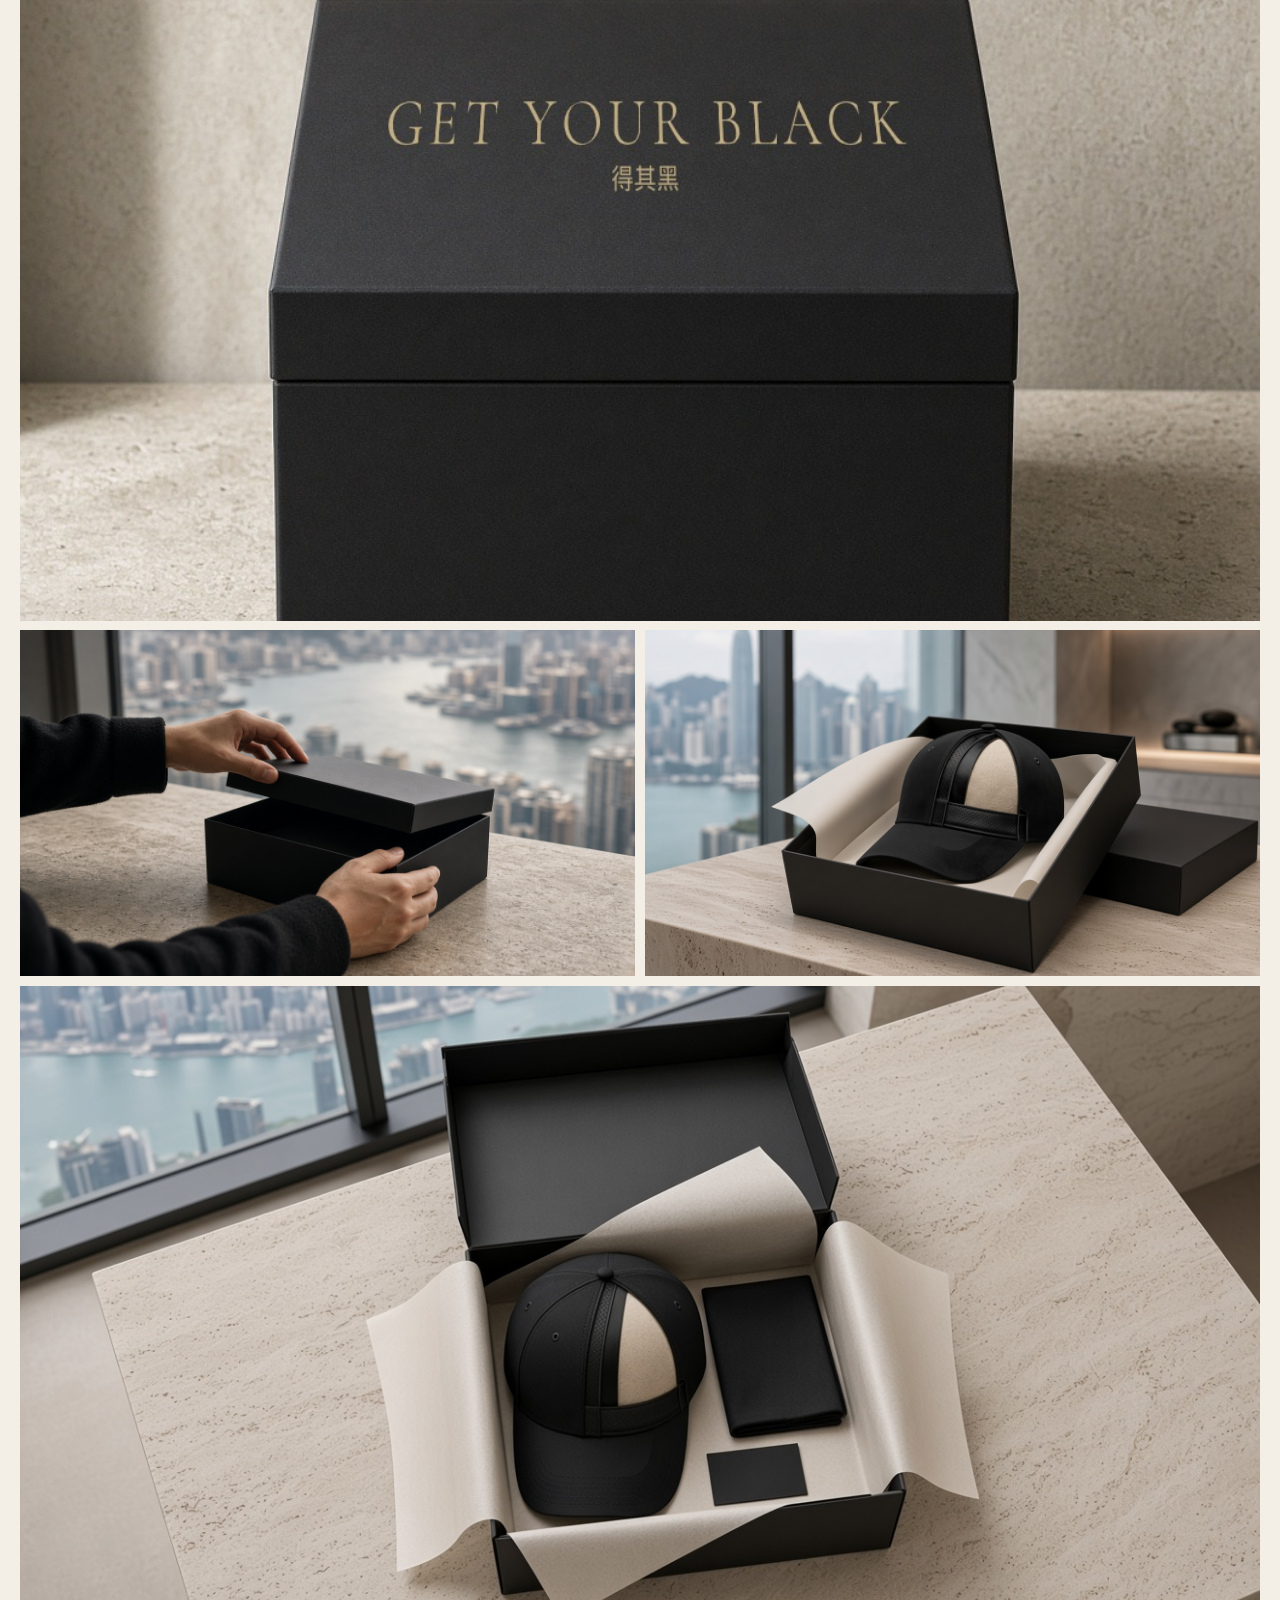
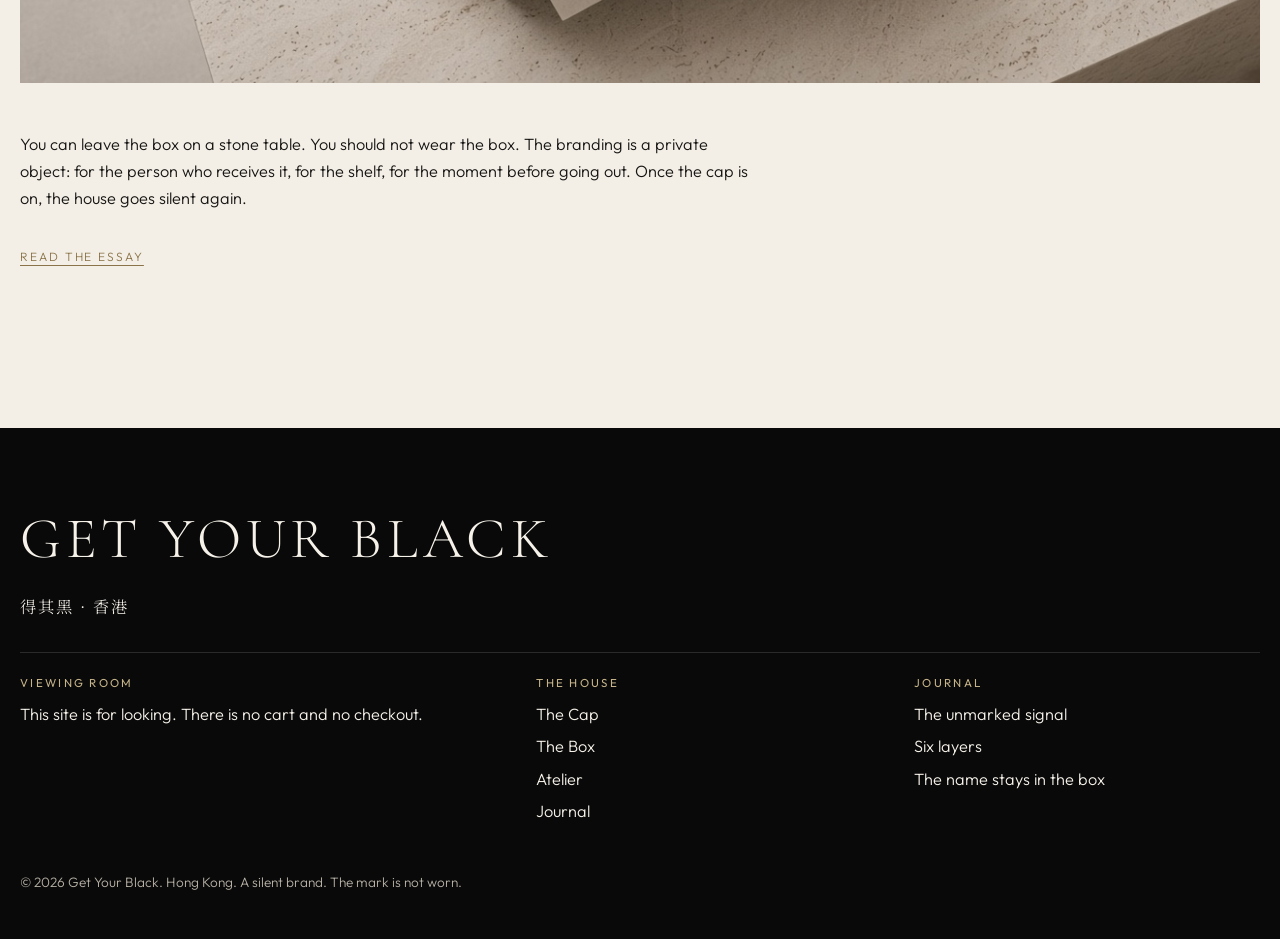
<file: box.html>
<!DOCTYPE html>
<html lang="en">
<head>
  <meta charset="utf-8">
  <meta name="viewport" content="width=device-width, initial-scale=1">
  <title>The Box · Get Your Black</title>
  <meta name="description" content="The Get Your Black unboxing. Branding lives on the matte black box. The cap inside is unmarked. Watch the silent film.">
  <meta name="theme-color" content="#090909">
  <link rel="icon" href="assets/logo/favicon.png" type="image/png">
  <link rel="apple-touch-icon" href="assets/logo/favicon.png">
  <link rel="preconnect" href="https://fonts.googleapis.com">
  <link rel="preconnect" href="https://fonts.gstatic.com" crossorigin>
  <link href="https://fonts.googleapis.com/css2?family=Cormorant+Garamond:ital,wght@0,400;0,500;1,400&family=Noto+Serif+TC:wght@400;500&family=Outfit:wght@300;400;500&display=swap" rel="stylesheet">
  <link rel="stylesheet" href="css/site.css">
</head>
<body>
  <a class="skip" href="#content">Skip to content</a>
  <header class="nav is-scrolled">
    <a class="brand" href="index.html">
      <img src="assets/logo/mark-square.png" alt="">
      <span class="brand-name">Get Your Black</span>
    </a>
    <nav class="nav-links" aria-label="Primary">
      <a href="cap.html">The Cap</a>
      <a href="box.html" aria-current="page">The Box</a>
      <a href="journal/index.html">Journal</a>
      <a href="atelier.html">Atelier</a>
    </nav>
    <button class="nav-toggle" type="button" aria-expanded="false" aria-controls="nav-panel">Menu</button>
  </header>
  <nav class="nav-panel" id="nav-panel" aria-label="Mobile">
    <a href="cap.html">The Cap</a>
    <a href="box.html" aria-current="page">The Box</a>
    <a href="journal/index.html">Journal</a>
    <a href="atelier.html">Atelier</a>
  </nav>

  <main id="content">
    <header class="page-hero">
      <p class="eyebrow">The box · <span class="zh">名字留在盒中</span></p>
      <h1>The name stays in the box.</h1>
      <p class="lede">A rigid matte-black box. Gold on the lid, and only on the lid. Tissue, a pouch, then a cap with nothing to declare. The feeling is the one people know from the best objects: the lid has weight, and the first minute is quiet on purpose.</p>
    </header>

    <section class="section" style="padding-top: 0;">
      <div class="player">
        <video poster="assets/images/box-branded.jpg" preload="metadata" playsinline controls>
          <source src="assets/video/unboxing.mp4" type="video/mp4">
          <track kind="captions" src="assets/video/unboxing.vtt" srclang="en" label="English" default>
        </video>
        <button class="play" type="button">Play the film</button>
      </div>
      <p class="caption">Silent film · 35 seconds · captions available. The cap in the film carries no logo.</p>
    </section>

    <section class="paper section">
      <div class="section-head">
        <p class="eyebrow">The order of the hands</p>
        <h2>Lid. Tissue. Cap.</h2>
      </div>
      <div class="gallery">
        <button class="shot wide" type="button" data-full="assets/images/box-branded.jpg">
          <img src="assets/images/box-branded.jpg" alt="Closed matte black box. The lid reads Get Your Black and 得其黑 in gold." width="1024" height="1024">
        </button>
        <div class="gallery-2">
          <button class="shot" type="button" data-full="assets/images/unbox-lift.jpg">
            <img src="assets/images/unbox-lift.jpg" alt="Hands in black lifting the lid of the box on a limestone table." width="1280" height="720">
          </button>
          <button class="shot" type="button" data-full="assets/images/unbox-reveal.jpg">
            <img src="assets/images/unbox-reveal.jpg" alt="The unmarked black cap revealed in tissue, with the Hong Kong skyline behind." width="1280" height="720">
          </button>
        </div>
        <button class="shot wide" type="button" data-full="assets/images/journal-box.jpg">
          <img src="assets/images/journal-box.jpg" alt="Overhead view of the open box, tissue folded back, cap and black pouch inside." width="1280" height="720">
        </button>
      </div>
      <div class="section-head" style="margin-top: 3rem;">
        <p>You can leave the box on a stone table. You should not wear the box. The branding is a private object: for the person who receives it, for the shelf, for the moment before going out. Once the cap is on, the house goes silent again.</p>
        <a class="text-link" href="journal/the-name-stays-in-the-box.html">Read the essay</a>
      </div>
    </section>
  </main>

  <footer class="footer">
    <p class="footer-brand">Get Your Black</p>
    <p class="zh">得其黑 · 香港</p>
    <div class="footer-grid">
      <div>
        <h2>Viewing room</h2>
        <p>This site is for looking. There is no cart and no checkout.</p>
      </div>
      <div>
        <h2>The house</h2>
        <ul>
          <li><a href="cap.html">The Cap</a></li>
          <li><a href="box.html">The Box</a></li>
          <li><a href="atelier.html">Atelier</a></li>
          <li><a href="journal/index.html">Journal</a></li>
        </ul>
      </div>
      <div>
        <h2>Journal</h2>
        <ul>
          <li><a href="journal/the-unmarked-signal.html">The unmarked signal</a></li>
          <li><a href="journal/six-layers.html">Six layers</a></li>
          <li><a href="journal/the-name-stays-in-the-box.html">The name stays in the box</a></li>
        </ul>
      </div>
    </div>
    <p class="legal">© 2026 Get Your Black. Hong Kong. A silent brand. The mark is not worn.</p>
  </footer>

  <dialog class="lightbox">
    <div class="lightbox-bar"><button type="button" data-close>Close</button></div>
    <img alt="" src="[data-uri]">
  </dialog>
  <script src="js/site.js"></script>
</body>
</html>
</file>
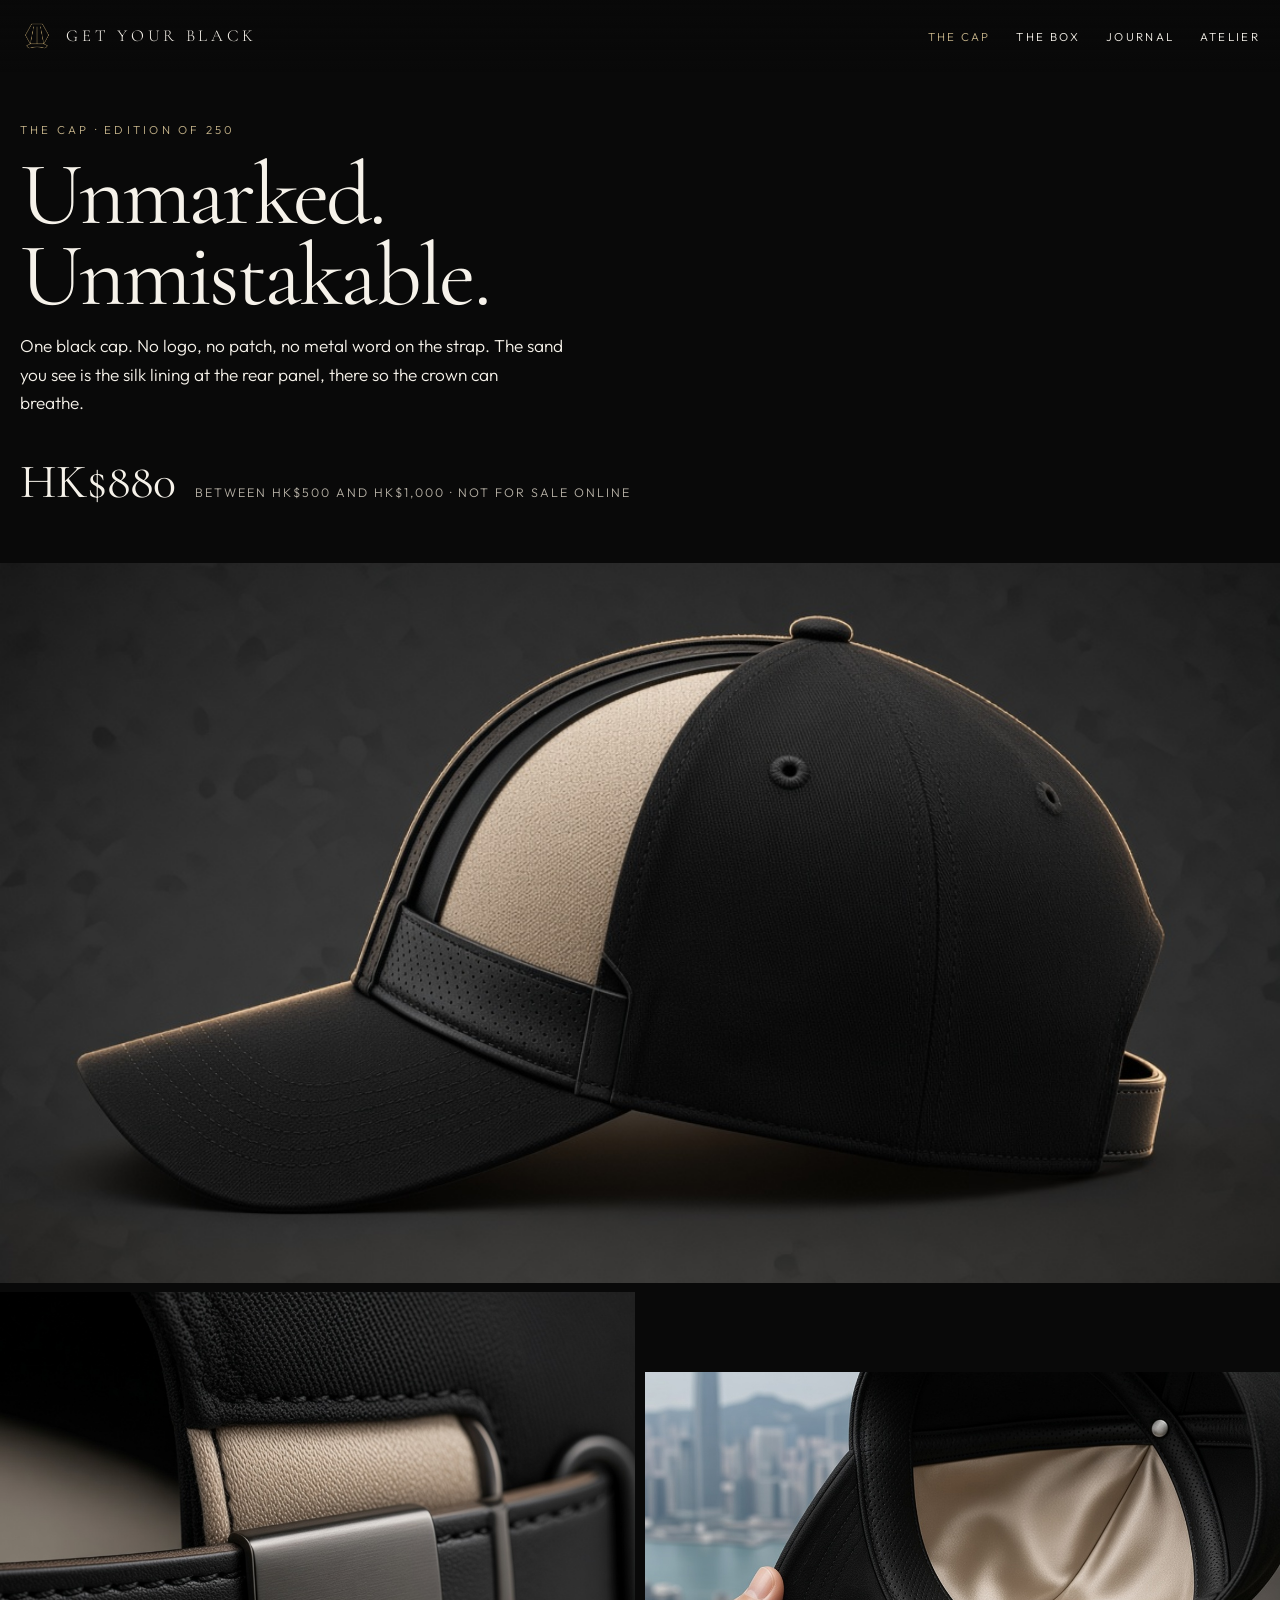
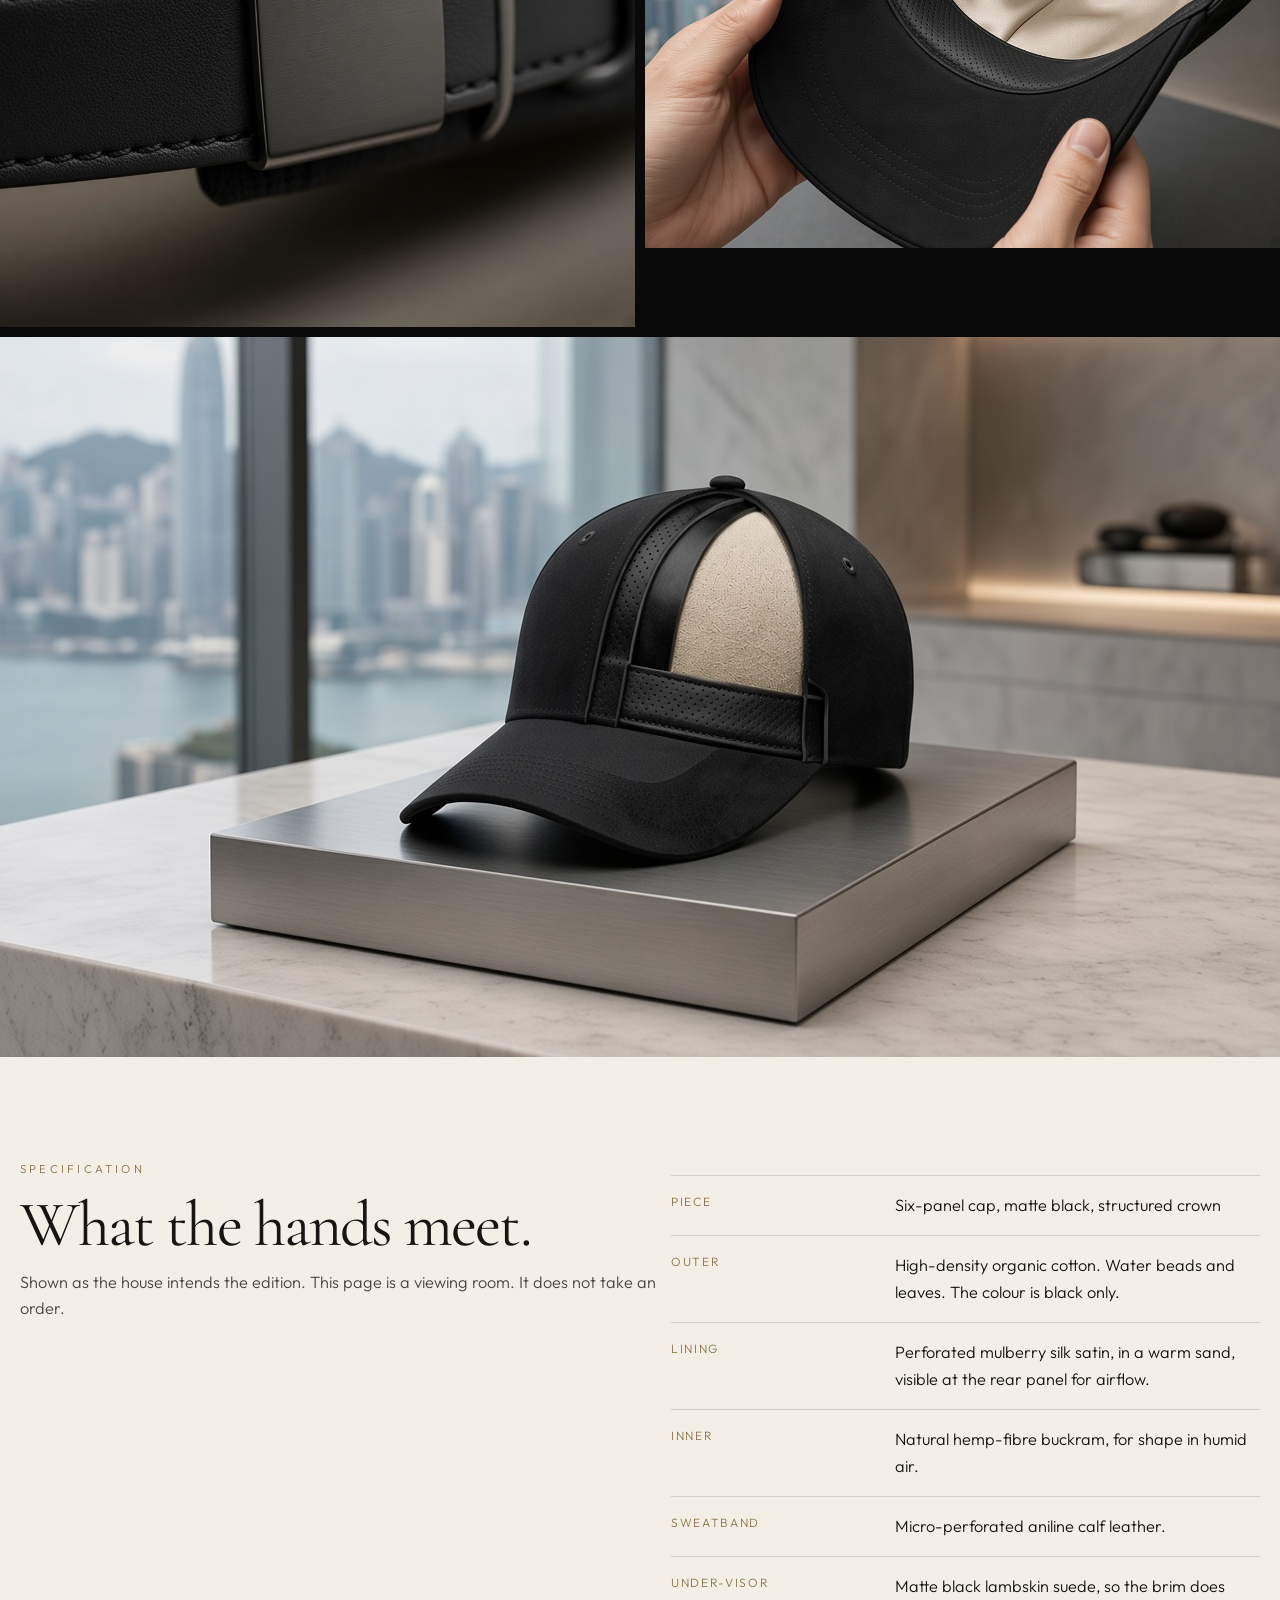
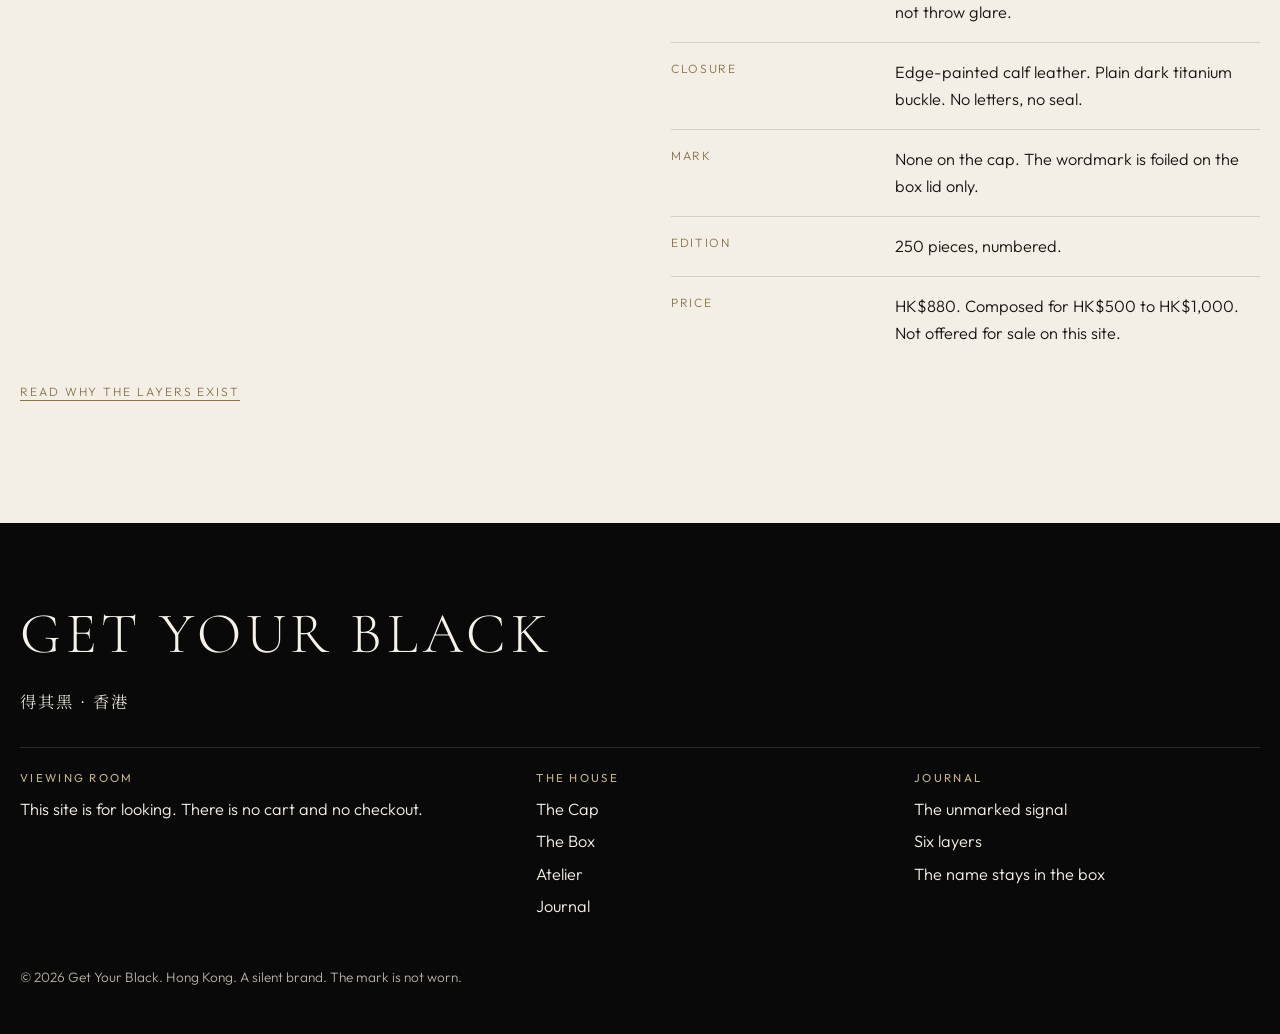
<file: cap.html>
<!DOCTYPE html>
<html lang="en">
<head>
  <meta charset="utf-8">
  <meta name="viewport" content="width=device-width, initial-scale=1">
  <title>The Cap · Get Your Black</title>
  <meta name="description" content="The unmarked black cap. Six layers, a plain titanium buckle, edition of 250, HK$880. Shown for private viewing.">
  <meta name="theme-color" content="#090909">
  <link rel="icon" href="assets/logo/favicon.png" type="image/png">
  <link rel="apple-touch-icon" href="assets/logo/favicon.png">
  <link rel="preconnect" href="https://fonts.googleapis.com">
  <link rel="preconnect" href="https://fonts.gstatic.com" crossorigin>
  <link href="https://fonts.googleapis.com/css2?family=Cormorant+Garamond:ital,wght@0,400;0,500;1,400&family=Noto+Serif+TC:wght@400;500&family=Outfit:wght@300;400;500&display=swap" rel="stylesheet">
  <link rel="stylesheet" href="css/site.css">
</head>
<body>
  <a class="skip" href="#content">Skip to content</a>
  <header class="nav is-scrolled">
    <a class="brand" href="index.html">
      <img src="assets/logo/mark-square.png" alt="">
      <span class="brand-name">Get Your Black</span>
    </a>
    <nav class="nav-links" aria-label="Primary">
      <a href="cap.html" aria-current="page">The Cap</a>
      <a href="box.html">The Box</a>
      <a href="journal/index.html">Journal</a>
      <a href="atelier.html">Atelier</a>
    </nav>
    <button class="nav-toggle" type="button" aria-expanded="false" aria-controls="nav-panel">Menu</button>
  </header>
  <nav class="nav-panel" id="nav-panel" aria-label="Mobile">
    <a href="cap.html" aria-current="page">The Cap</a>
    <a href="box.html">The Box</a>
    <a href="journal/index.html">Journal</a>
    <a href="atelier.html">Atelier</a>
  </nav>

  <main id="content">
    <header class="page-hero">
      <p class="eyebrow">The cap · Edition of 250</p>
      <h1>Unmarked.<br>Unmistakable.</h1>
      <p class="lede">One black cap. No logo, no patch, no metal word on the strap. The sand you see is the silk lining at the rear panel, there so the crown can breathe.</p>
      <p class="price-line">
        <strong>HK$880</strong>
        <span>Between HK$500 and HK$1,000 · not for sale online</span>
      </p>
    </header>

    <section class="gallery" aria-label="Cap photographs">
      <button class="shot wide" type="button" data-full="assets/images/cap-profile.jpg">
        <img src="assets/images/cap-profile.jpg" alt="Side profile of the matte black cap, brim to the left, sand silk panel at the rear." width="1152" height="864">
      </button>
      <div class="gallery-2">
        <button class="shot" type="button" data-full="assets/images/cap-closure.jpg">
          <img src="assets/images/cap-closure.jpg" alt="Close view of the black leather strap and a plain titanium buckle with no engraving." width="1024" height="1024">
        </button>
        <button class="shot" type="button" data-full="assets/images/cap-lining.jpg">
          <img src="assets/images/cap-lining.jpg" alt="Interior of the cap: perforated sand silk, a leather sweatband, and black suede under the brim." width="1152" height="864">
        </button>
      </div>
      <button class="shot wide" type="button" data-full="assets/images/hero-cap.jpg">
        <img src="assets/images/hero-cap.jpg" alt="The cap on a steel plinth in a Hong Kong apartment, harbour in the background." width="1280" height="720">
      </button>
    </section>

    <section class="paper section">
      <div class="split" style="display:grid;">
        <div class="section-head">
          <p class="eyebrow">Specification</p>
          <h2>What the hands meet.</h2>
          <p>Shown as the house intends the edition. This page is a viewing room. It does not take an order.</p>
        </div>
        <table class="spec">
          <tbody>
            <tr>
              <th scope="row">Piece</th>
              <td>Six-panel cap, matte black, structured crown</td>
            </tr>
            <tr>
              <th scope="row">Outer</th>
              <td>High-density organic cotton. Water beads and leaves. The colour is black only.</td>
            </tr>
            <tr>
              <th scope="row">Lining</th>
              <td>Perforated mulberry silk satin, in a warm sand, visible at the rear panel for airflow.</td>
            </tr>
            <tr>
              <th scope="row">Inner</th>
              <td>Natural hemp-fibre buckram, for shape in humid air.</td>
            </tr>
            <tr>
              <th scope="row">Sweatband</th>
              <td>Micro-perforated aniline calf leather.</td>
            </tr>
            <tr>
              <th scope="row">Under-visor</th>
              <td>Matte black lambskin suede, so the brim does not throw glare.</td>
            </tr>
            <tr>
              <th scope="row">Closure</th>
              <td>Edge-painted calf leather. Plain dark titanium buckle. No letters, no seal.</td>
            </tr>
            <tr>
              <th scope="row">Mark</th>
              <td>None on the cap. The wordmark is foiled on the box lid only.</td>
            </tr>
            <tr>
              <th scope="row">Edition</th>
              <td>250 pieces, numbered.</td>
            </tr>
            <tr>
              <th scope="row">Price</th>
              <td>HK$880. Composed for HK$500 to HK$1,000. Not offered for sale on this site.</td>
            </tr>
          </tbody>
        </table>
        <p><a class="text-link" href="journal/six-layers.html">Read why the layers exist</a></p>
      </div>
    </section>
  </main>

  <footer class="footer">
    <p class="footer-brand">Get Your Black</p>
    <p class="zh">得其黑 · 香港</p>
    <div class="footer-grid">
      <div>
        <h2>Viewing room</h2>
        <p>This site is for looking. There is no cart and no checkout.</p>
      </div>
      <div>
        <h2>The house</h2>
        <ul>
          <li><a href="cap.html">The Cap</a></li>
          <li><a href="box.html">The Box</a></li>
          <li><a href="atelier.html">Atelier</a></li>
          <li><a href="journal/index.html">Journal</a></li>
        </ul>
      </div>
      <div>
        <h2>Journal</h2>
        <ul>
          <li><a href="journal/the-unmarked-signal.html">The unmarked signal</a></li>
          <li><a href="journal/six-layers.html">Six layers</a></li>
          <li><a href="journal/the-name-stays-in-the-box.html">The name stays in the box</a></li>
        </ul>
      </div>
    </div>
    <p class="legal">© 2026 Get Your Black. Hong Kong. A silent brand. The mark is not worn.</p>
  </footer>

  <dialog class="lightbox">
    <div class="lightbox-bar"><button type="button" data-close>Close</button></div>
    <img alt="" src="[data-uri]">
  </dialog>
  <script src="js/site.js"></script>
</body>
</html>
</file>
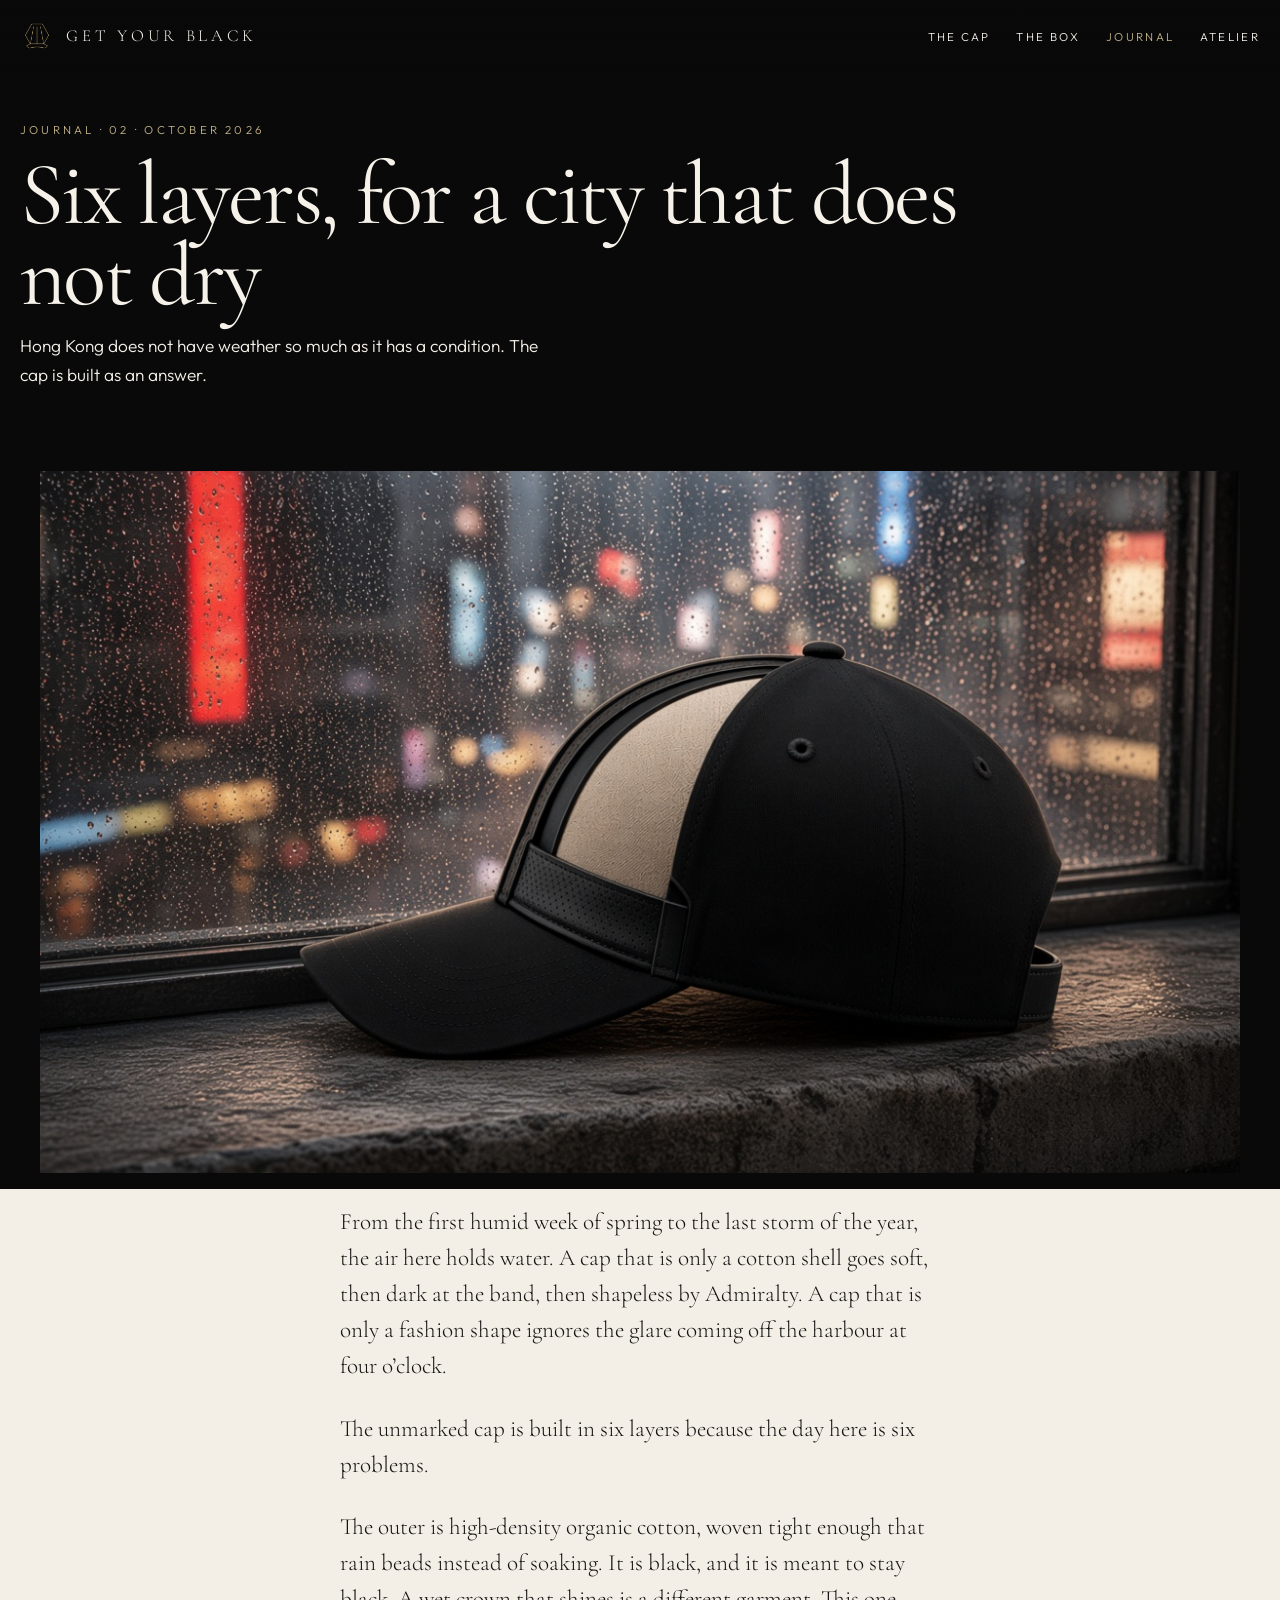
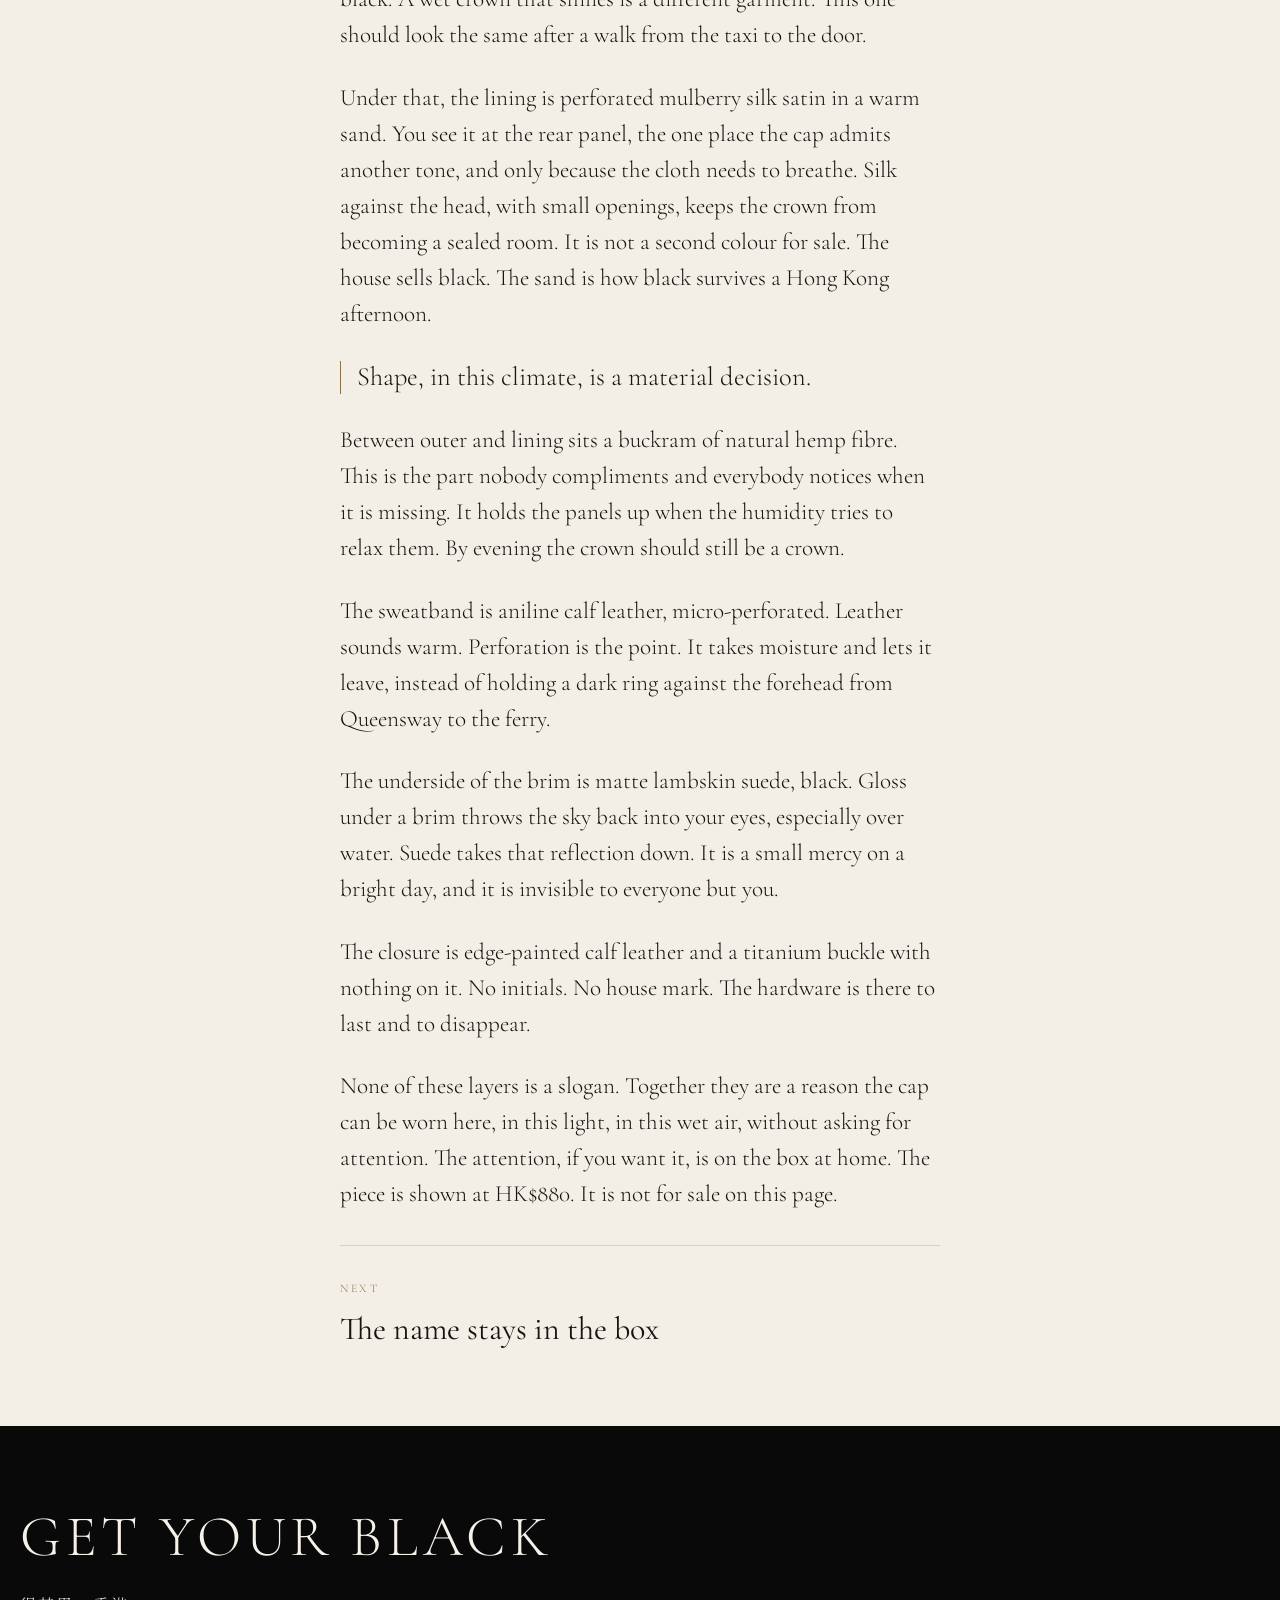
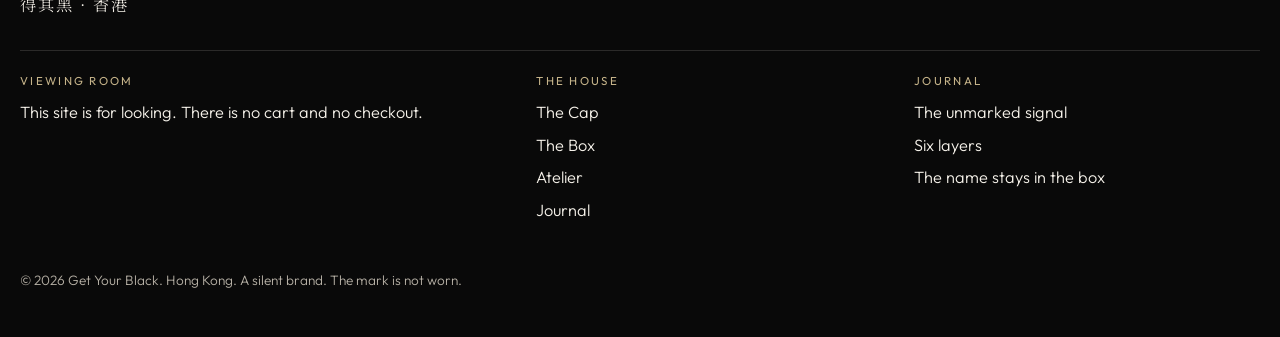
<file: journal/six-layers.html>
<!DOCTYPE html>
<html lang="en">
<head>
  <meta charset="utf-8">
  <meta name="viewport" content="width=device-width, initial-scale=1">
  <title>Six layers, for a city that does not dry · Get Your Black</title>
  <meta name="description" content="How the six layers of the Get Your Black cap answer Hong Kong humidity, rain, and harbour glare.">
  <meta name="theme-color" content="#090909">
  <link rel="icon" href="../assets/logo/favicon.png" type="image/png">
  <link rel="apple-touch-icon" href="../assets/logo/favicon.png">
  <link rel="preconnect" href="https://fonts.googleapis.com">
  <link rel="preconnect" href="https://fonts.gstatic.com" crossorigin>
  <link href="https://fonts.googleapis.com/css2?family=Cormorant+Garamond:ital,wght@0,400;0,500;1,400&family=Noto+Serif+TC:wght@400;500&family=Outfit:wght@300;400;500&display=swap" rel="stylesheet">
  <link rel="stylesheet" href="../css/site.css">
</head>
<body>
  <a class="skip" href="#content">Skip to content</a>
  <header class="nav is-scrolled">
    <a class="brand" href="../index.html">
      <img src="../assets/logo/mark-square.png" alt="">
      <span class="brand-name">Get Your Black</span>
    </a>
    <nav class="nav-links" aria-label="Primary">
      <a href="../cap.html">The Cap</a>
      <a href="../box.html">The Box</a>
      <a href="index.html" aria-current="page">Journal</a>
      <a href="../atelier.html">Atelier</a>
    </nav>
    <button class="nav-toggle" type="button" aria-expanded="false" aria-controls="nav-panel">Menu</button>
  </header>
  <nav class="nav-panel" id="nav-panel" aria-label="Mobile">
    <a href="../cap.html">The Cap</a>
    <a href="../box.html">The Box</a>
    <a href="index.html" aria-current="page">Journal</a>
    <a href="../atelier.html">Atelier</a>
  </nav>

  <main id="content">
    <header class="page-hero">
      <p class="eyebrow">Journal · 02 · October 2026</p>
      <h1>Six layers, for a city that does not dry</h1>
      <p class="lede">Hong Kong does not have weather so much as it has a condition. The cap is built as an answer.</p>
    </header>
    <figure class="article-hero">
      <img src="../assets/images/journal-humidity.jpg" alt="Rain on a window, and a matte black cap resting on the stone sill." width="1280" height="720">
    </figure>
    <article class="prose-wrap">
      <div class="prose">
        <p>From the first humid week of spring to the last storm of the year, the air here holds water. A cap that is only a cotton shell goes soft, then dark at the band, then shapeless by Admiralty. A cap that is only a fashion shape ignores the glare coming off the harbour at four o’clock.</p>
        <p>The unmarked cap is built in six layers because the day here is six problems.</p>
        <p>The outer is high-density organic cotton, woven tight enough that rain beads instead of soaking. It is black, and it is meant to stay black. A wet crown that shines is a different garment. This one should look the same after a walk from the taxi to the door.</p>
        <p>Under that, the lining is perforated mulberry silk satin in a warm sand. You see it at the rear panel, the one place the cap admits another tone, and only because the cloth needs to breathe. Silk against the head, with small openings, keeps the crown from becoming a sealed room. It is not a second colour for sale. The house sells black. The sand is how black survives a Hong Kong afternoon.</p>
        <p class="pull">Shape, in this climate, is a material decision.</p>
        <p>Between outer and lining sits a buckram of natural hemp fibre. This is the part nobody compliments and everybody notices when it is missing. It holds the panels up when the humidity tries to relax them. By evening the crown should still be a crown.</p>
        <p>The sweatband is aniline calf leather, micro-perforated. Leather sounds warm. Perforation is the point. It takes moisture and lets it leave, instead of holding a dark ring against the forehead from Queensway to the ferry.</p>
        <p>The underside of the brim is matte lambskin suede, black. Gloss under a brim throws the sky back into your eyes, especially over water. Suede takes that reflection down. It is a small mercy on a bright day, and it is invisible to everyone but you.</p>
        <p>The closure is edge-painted calf leather and a titanium buckle with nothing on it. No initials. No house mark. The hardware is there to last and to disappear.</p>
        <p>None of these layers is a slogan. Together they are a reason the cap can be worn here, in this light, in this wet air, without asking for attention. The attention, if you want it, is on the box at home. The piece is shown at HK$880. It is not for sale on this page.</p>
        <a class="next-read" href="the-name-stays-in-the-box.html">
          <span class="kicker">Next</span>
          <strong>The name stays in the box</strong>
        </a>
      </div>
    </article>
  </main>

  <footer class="footer">
    <p class="footer-brand">Get Your Black</p>
    <p class="zh">得其黑 · 香港</p>
    <div class="footer-grid">
      <div>
        <h2>Viewing room</h2>
        <p>This site is for looking. There is no cart and no checkout.</p>
      </div>
      <div>
        <h2>The house</h2>
        <ul>
          <li><a href="../cap.html">The Cap</a></li>
          <li><a href="../box.html">The Box</a></li>
          <li><a href="../atelier.html">Atelier</a></li>
          <li><a href="index.html">Journal</a></li>
        </ul>
      </div>
      <div>
        <h2>Journal</h2>
        <ul>
          <li><a href="the-unmarked-signal.html">The unmarked signal</a></li>
          <li><a href="six-layers.html">Six layers</a></li>
          <li><a href="the-name-stays-in-the-box.html">The name stays in the box</a></li>
        </ul>
      </div>
    </div>
    <p class="legal">© 2026 Get Your Black. Hong Kong. A silent brand. The mark is not worn.</p>
  </footer>
  <script src="../js/site.js"></script>
</body>
</html>
</file>
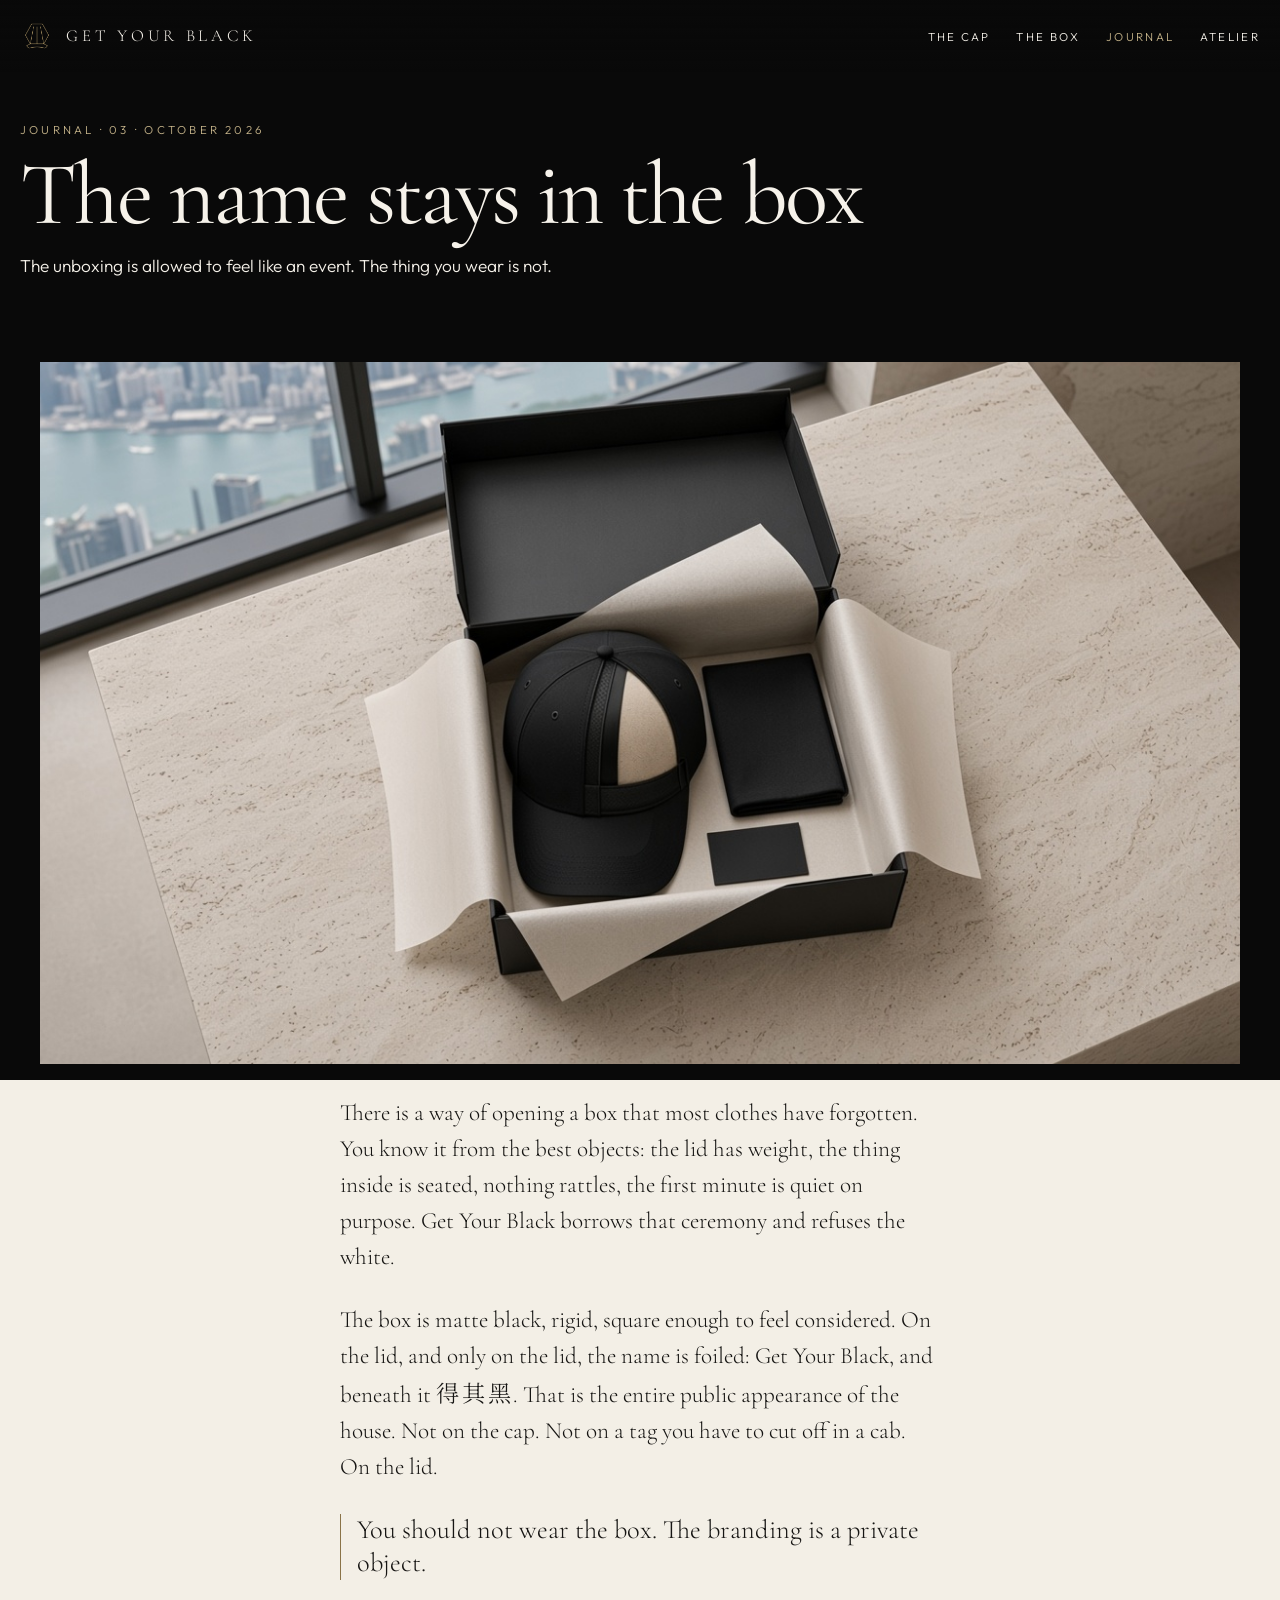
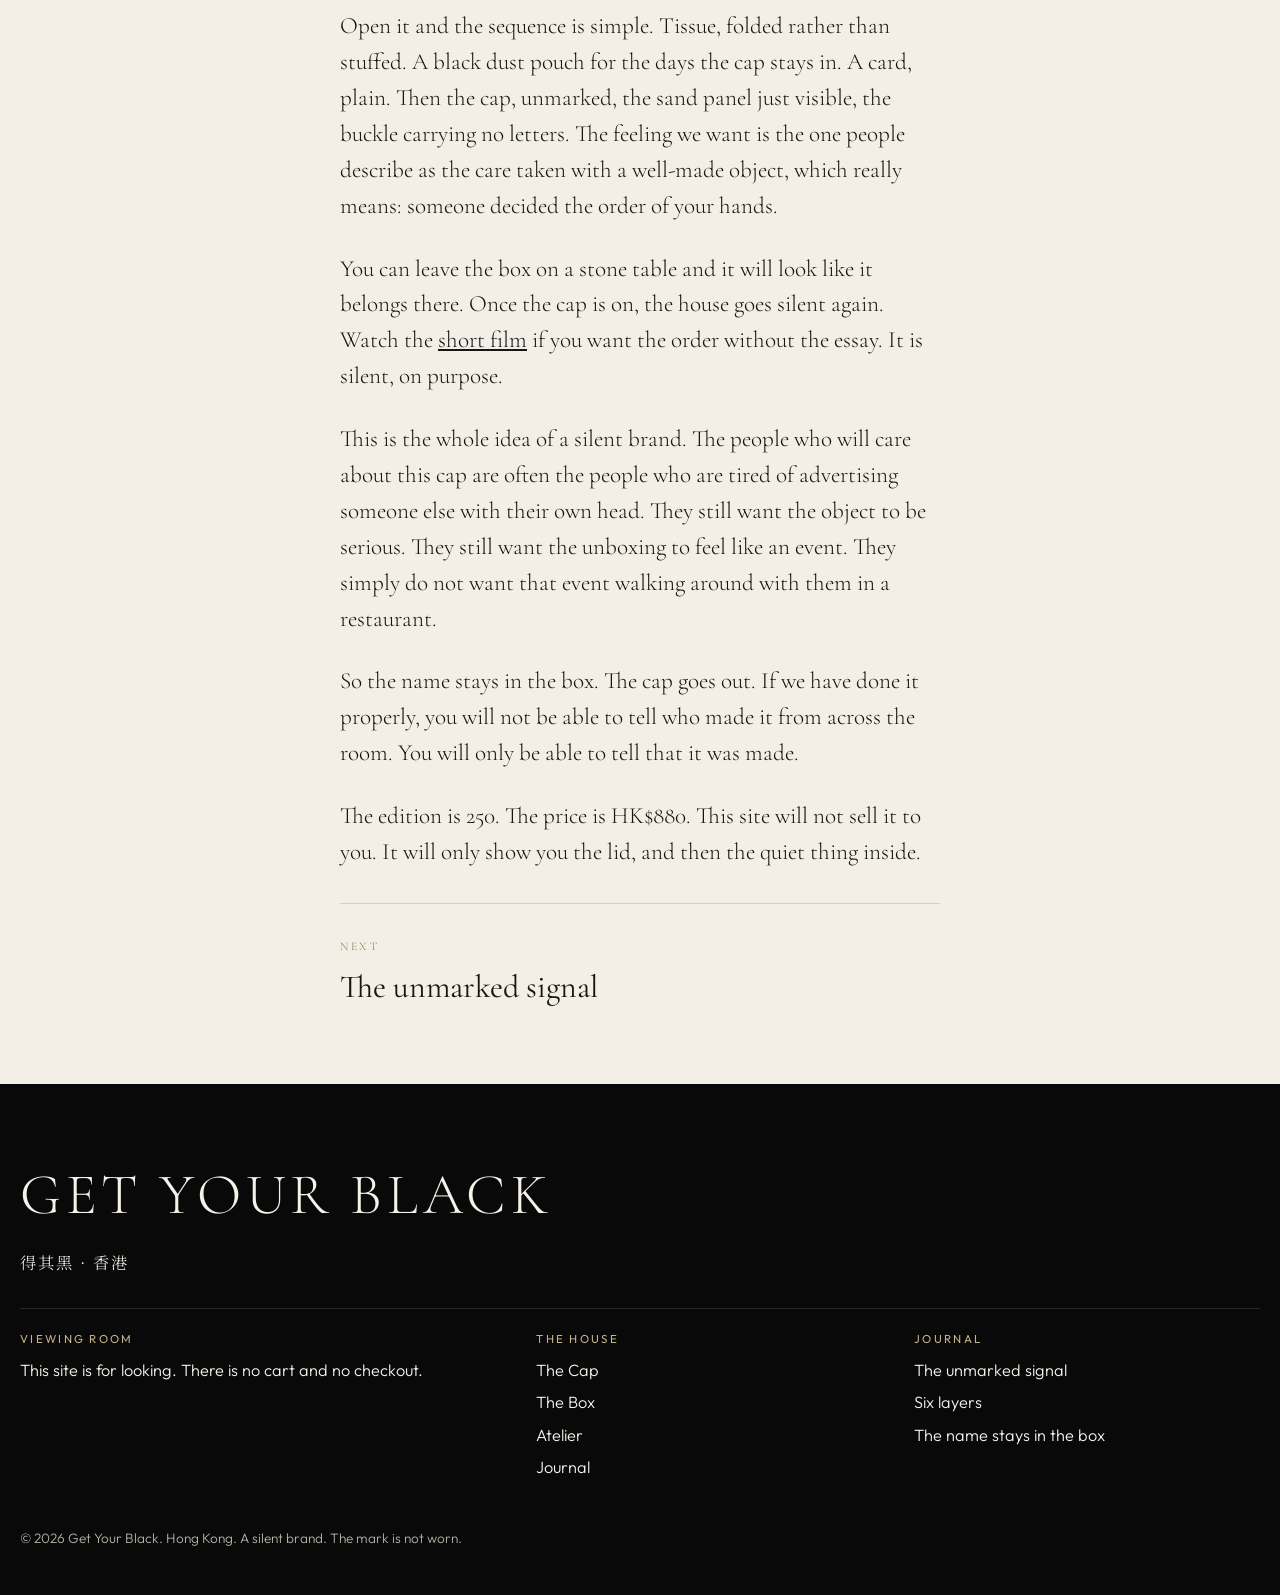
<file: journal/the-name-stays-in-the-box.html>
<!DOCTYPE html>
<html lang="en">
<head>
  <meta charset="utf-8">
  <meta name="viewport" content="width=device-width, initial-scale=1">
  <title>The name stays in the box · Get Your Black</title>
  <meta name="description" content="The Get Your Black unboxing: a matte black box, a quiet minute, and a cap that leaves the branding at home.">
  <meta name="theme-color" content="#090909">
  <link rel="icon" href="../assets/logo/favicon.png" type="image/png">
  <link rel="apple-touch-icon" href="../assets/logo/favicon.png">
  <link rel="preconnect" href="https://fonts.googleapis.com">
  <link rel="preconnect" href="https://fonts.gstatic.com" crossorigin>
  <link href="https://fonts.googleapis.com/css2?family=Cormorant+Garamond:ital,wght@0,400;0,500;1,400&family=Noto+Serif+TC:wght@400;500&family=Outfit:wght@300;400;500&display=swap" rel="stylesheet">
  <link rel="stylesheet" href="../css/site.css">
</head>
<body>
  <a class="skip" href="#content">Skip to content</a>
  <header class="nav is-scrolled">
    <a class="brand" href="../index.html">
      <img src="../assets/logo/mark-square.png" alt="">
      <span class="brand-name">Get Your Black</span>
    </a>
    <nav class="nav-links" aria-label="Primary">
      <a href="../cap.html">The Cap</a>
      <a href="../box.html">The Box</a>
      <a href="index.html" aria-current="page">Journal</a>
      <a href="../atelier.html">Atelier</a>
    </nav>
    <button class="nav-toggle" type="button" aria-expanded="false" aria-controls="nav-panel">Menu</button>
  </header>
  <nav class="nav-panel" id="nav-panel" aria-label="Mobile">
    <a href="../cap.html">The Cap</a>
    <a href="../box.html">The Box</a>
    <a href="index.html" aria-current="page">Journal</a>
    <a href="../atelier.html">Atelier</a>
  </nav>

  <main id="content">
    <header class="page-hero">
      <p class="eyebrow">Journal · 03 · October 2026</p>
      <h1>The name stays in the box</h1>
      <p class="lede">The unboxing is allowed to feel like an event. The thing you wear is not.</p>
    </header>
    <figure class="article-hero">
      <img src="../assets/images/journal-box.jpg" alt="An open black box from above, tissue folded aside, an unmarked cap inside." width="1280" height="720">
    </figure>
    <article class="prose-wrap">
      <div class="prose">
        <p>There is a way of opening a box that most clothes have forgotten. You know it from the best objects: the lid has weight, the thing inside is seated, nothing rattles, the first minute is quiet on purpose. Get Your Black borrows that ceremony and refuses the white.</p>
        <p>The box is matte black, rigid, square enough to feel considered. On the lid, and only on the lid, the name is foiled: Get Your Black, and beneath it <span class="zh">得其黑</span>. That is the entire public appearance of the house. Not on the cap. Not on a tag you have to cut off in a cab. On the lid.</p>
        <p class="pull">You should not wear the box. The branding is a private object.</p>
        <p>Open it and the sequence is simple. Tissue, folded rather than stuffed. A black dust pouch for the days the cap stays in. A card, plain. Then the cap, unmarked, the sand panel just visible, the buckle carrying no letters. The feeling we want is the one people describe as the care taken with a well-made object, which really means: someone decided the order of your hands.</p>
        <p>You can leave the box on a stone table and it will look like it belongs there. Once the cap is on, the house goes silent again. Watch the <a href="../box.html">short film</a> if you want the order without the essay. It is silent, on purpose.</p>
        <p>This is the whole idea of a silent brand. The people who will care about this cap are often the people who are tired of advertising someone else with their own head. They still want the object to be serious. They still want the unboxing to feel like an event. They simply do not want that event walking around with them in a restaurant.</p>
        <p>So the name stays in the box. The cap goes out. If we have done it properly, you will not be able to tell who made it from across the room. You will only be able to tell that it was made.</p>
        <p>The edition is 250. The price is HK$880. This site will not sell it to you. It will only show you the lid, and then the quiet thing inside.</p>
        <a class="next-read" href="the-unmarked-signal.html">
          <span class="kicker">Next</span>
          <strong>The unmarked signal</strong>
        </a>
      </div>
    </article>
  </main>

  <footer class="footer">
    <p class="footer-brand">Get Your Black</p>
    <p class="zh">得其黑 · 香港</p>
    <div class="footer-grid">
      <div>
        <h2>Viewing room</h2>
        <p>This site is for looking. There is no cart and no checkout.</p>
      </div>
      <div>
        <h2>The house</h2>
        <ul>
          <li><a href="../cap.html">The Cap</a></li>
          <li><a href="../box.html">The Box</a></li>
          <li><a href="../atelier.html">Atelier</a></li>
          <li><a href="index.html">Journal</a></li>
        </ul>
      </div>
      <div>
        <h2>Journal</h2>
        <ul>
          <li><a href="the-unmarked-signal.html">The unmarked signal</a></li>
          <li><a href="six-layers.html">Six layers</a></li>
          <li><a href="the-name-stays-in-the-box.html">The name stays in the box</a></li>
        </ul>
      </div>
    </div>
    <p class="legal">© 2026 Get Your Black. Hong Kong. A silent brand. The mark is not worn.</p>
  </footer>
  <script src="../js/site.js"></script>
</body>
</html>
</file>
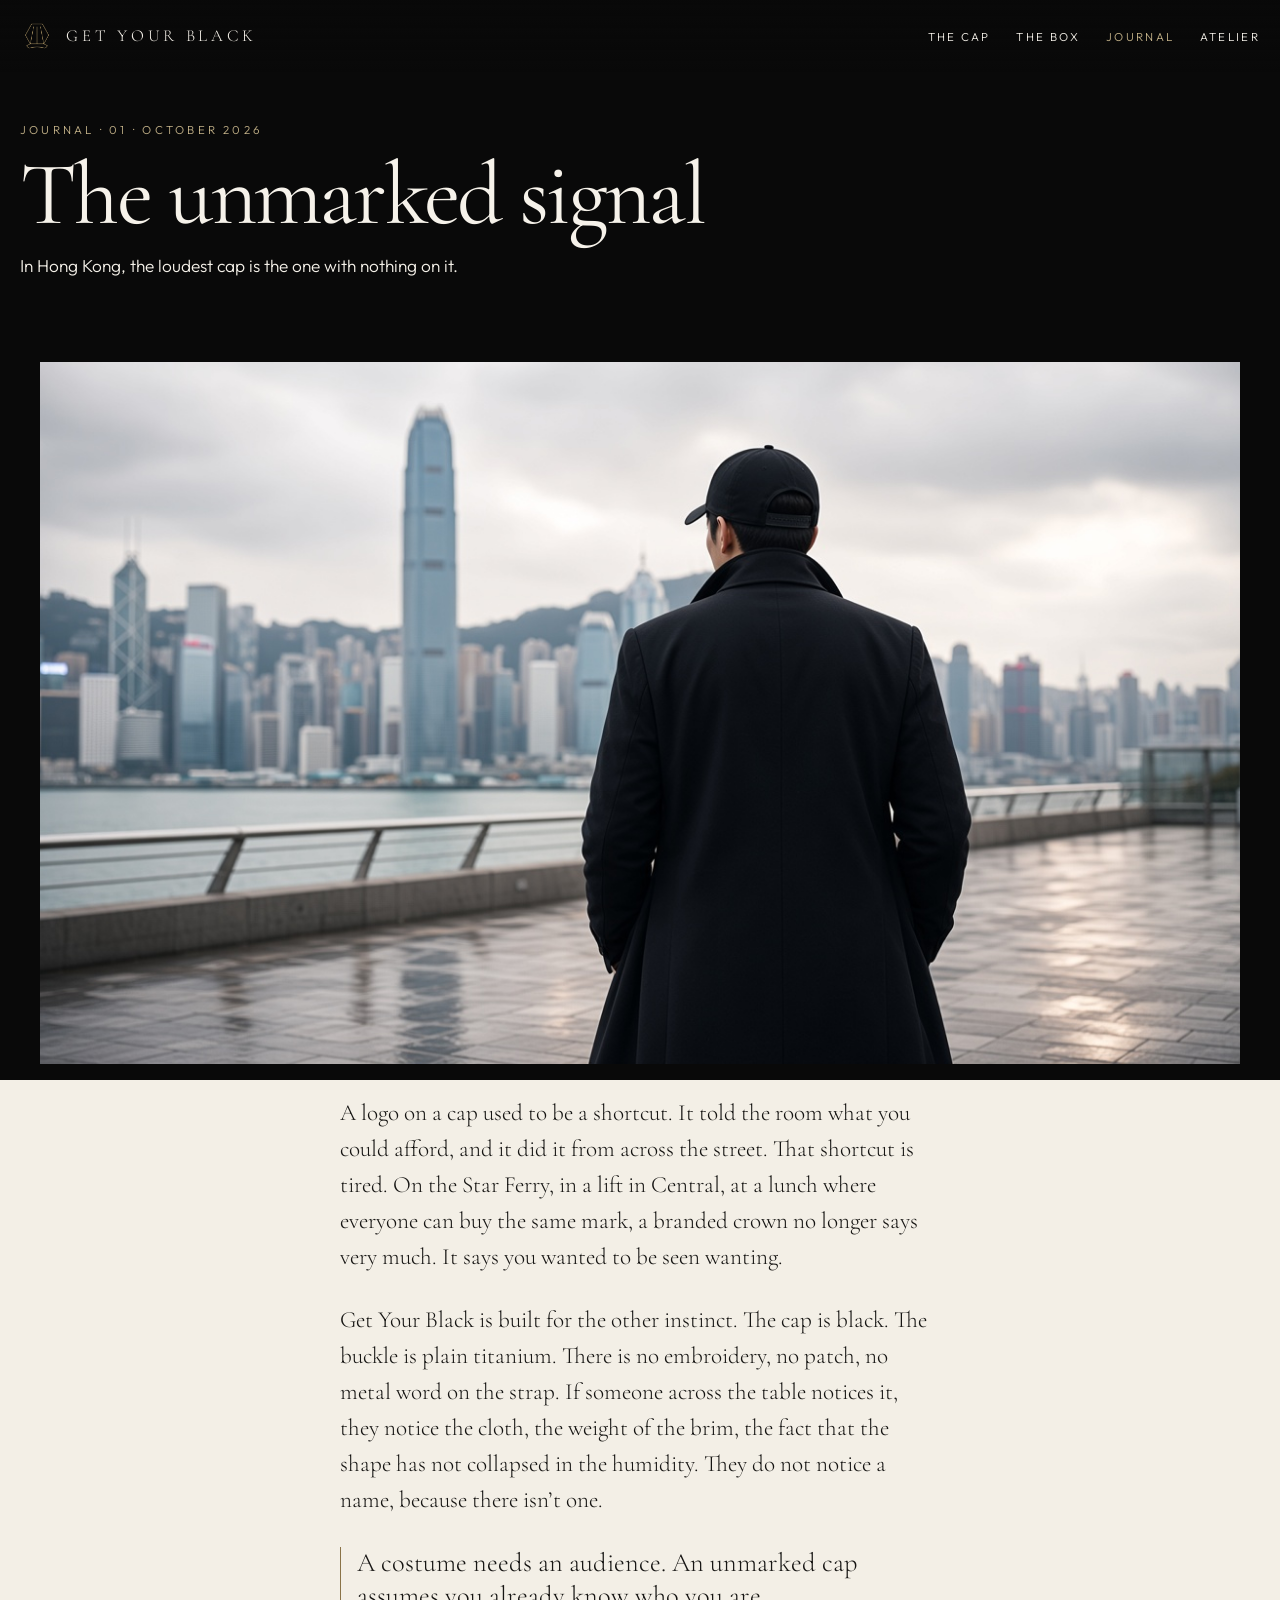
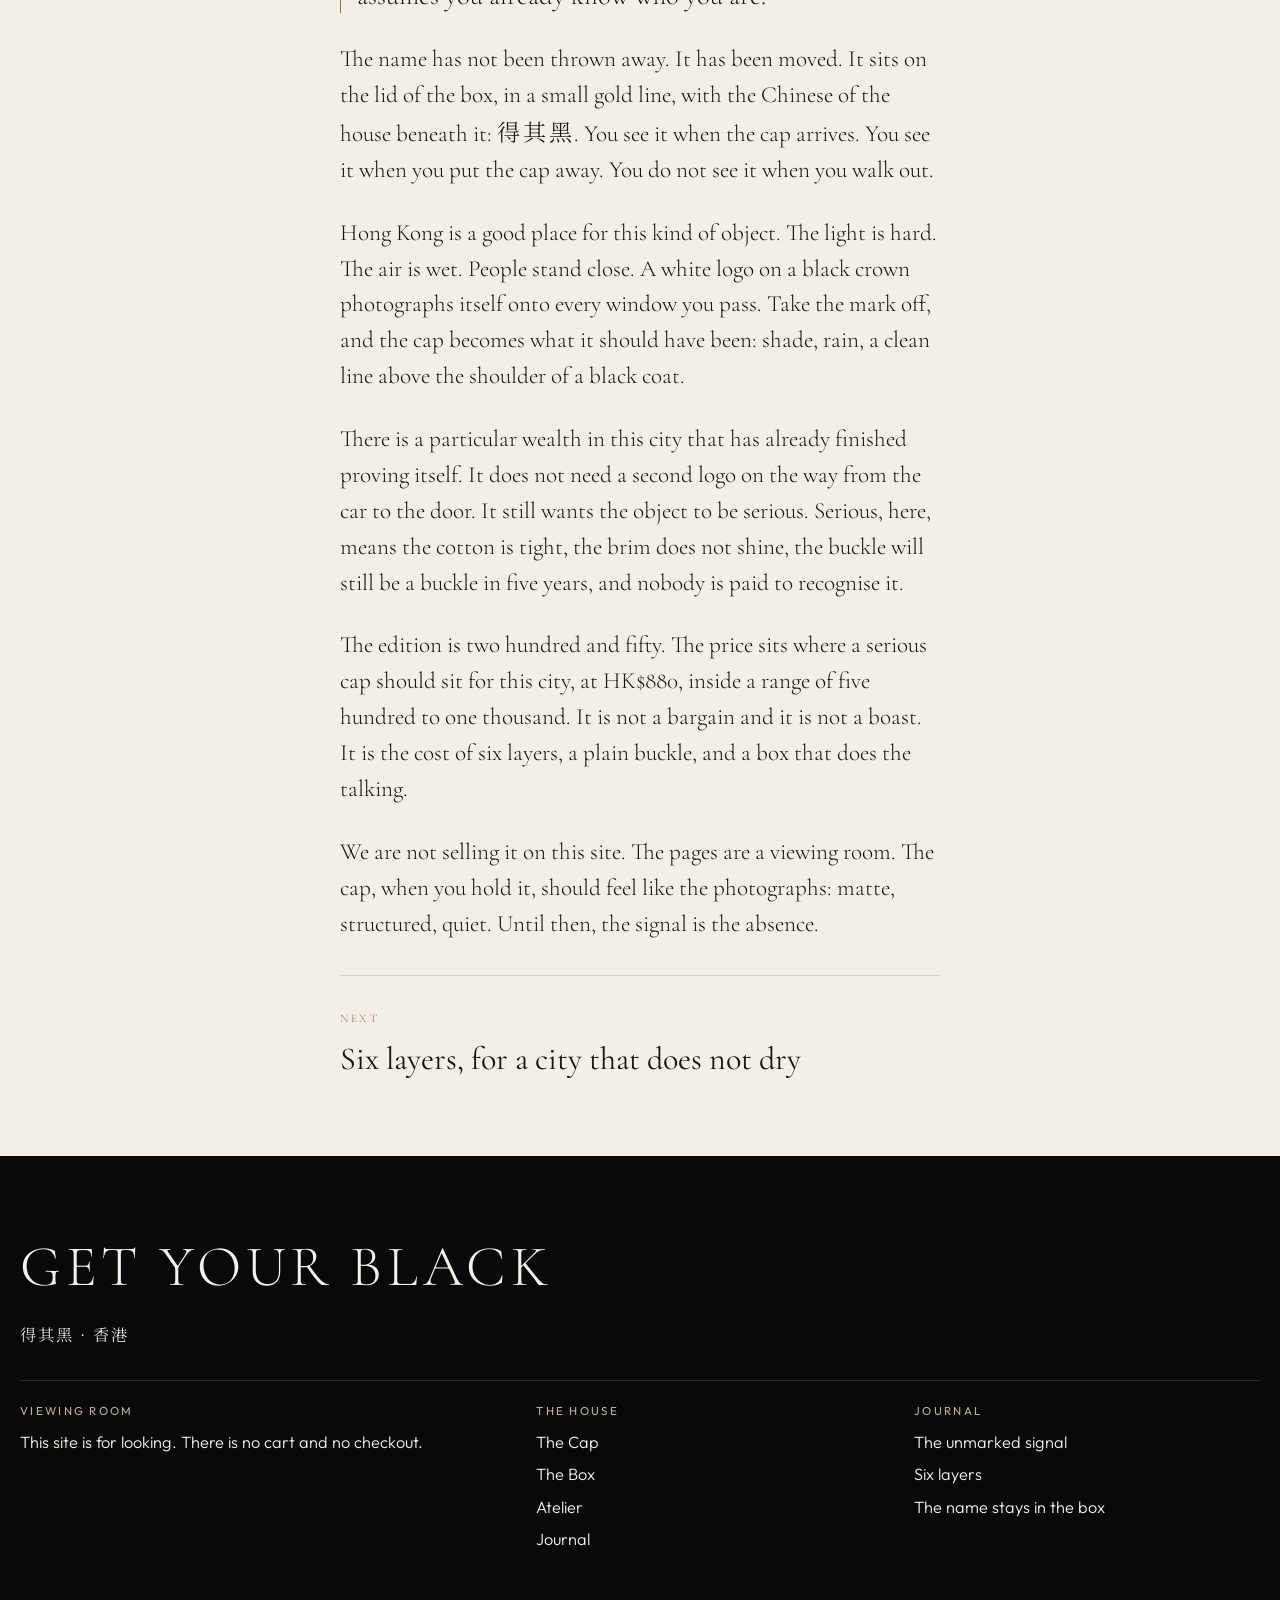
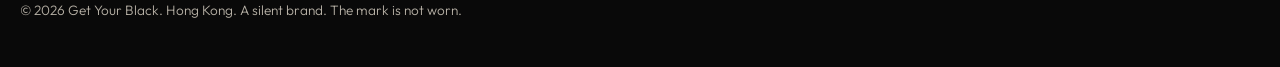
<file: journal/the-unmarked-signal.html>
<!DOCTYPE html>
<html lang="en">
<head>
  <meta charset="utf-8">
  <meta name="viewport" content="width=device-width, initial-scale=1">
  <title>The unmarked signal · Get Your Black</title>
  <meta name="description" content="Why a cap with no logo is the clearer signal in Hong Kong, and why Get Your Black keeps the name on the box.">
  <meta name="theme-color" content="#090909">
  <link rel="icon" href="../assets/logo/favicon.png" type="image/png">
  <link rel="apple-touch-icon" href="../assets/logo/favicon.png">
  <link rel="preconnect" href="https://fonts.googleapis.com">
  <link rel="preconnect" href="https://fonts.gstatic.com" crossorigin>
  <link href="https://fonts.googleapis.com/css2?family=Cormorant+Garamond:ital,wght@0,400;0,500;1,400&family=Noto+Serif+TC:wght@400;500&family=Outfit:wght@300;400;500&display=swap" rel="stylesheet">
  <link rel="stylesheet" href="../css/site.css">
</head>
<body>
  <a class="skip" href="#content">Skip to content</a>
  <header class="nav is-scrolled">
    <a class="brand" href="../index.html">
      <img src="../assets/logo/mark-square.png" alt="">
      <span class="brand-name">Get Your Black</span>
    </a>
    <nav class="nav-links" aria-label="Primary">
      <a href="../cap.html">The Cap</a>
      <a href="../box.html">The Box</a>
      <a href="index.html" aria-current="page">Journal</a>
      <a href="../atelier.html">Atelier</a>
    </nav>
    <button class="nav-toggle" type="button" aria-expanded="false" aria-controls="nav-panel">Menu</button>
  </header>
  <nav class="nav-panel" id="nav-panel" aria-label="Mobile">
    <a href="../cap.html">The Cap</a>
    <a href="../box.html">The Box</a>
    <a href="index.html" aria-current="page">Journal</a>
    <a href="../atelier.html">Atelier</a>
  </nav>

  <main id="content">
    <header class="page-hero">
      <p class="eyebrow">Journal · 01 · October 2026</p>
      <h1>The unmarked signal</h1>
      <p class="lede">In Hong Kong, the loudest cap is the one with nothing on it.</p>
    </header>
    <figure class="article-hero">
      <img src="../assets/images/journal-unmarked.jpg" alt="Seen from behind, a person in a plain black cap walks the harbour promenade." width="1280" height="720">
    </figure>
    <article class="prose-wrap">
      <div class="prose">
        <p>A logo on a cap used to be a shortcut. It told the room what you could afford, and it did it from across the street. That shortcut is tired. On the Star Ferry, in a lift in Central, at a lunch where everyone can buy the same mark, a branded crown no longer says very much. It says you wanted to be seen wanting.</p>
        <p>Get Your Black is built for the other instinct. The cap is black. The buckle is plain titanium. There is no embroidery, no patch, no metal word on the strap. If someone across the table notices it, they notice the cloth, the weight of the brim, the fact that the shape has not collapsed in the humidity. They do not notice a name, because there isn’t one.</p>
        <p class="pull">A costume needs an audience. An unmarked cap assumes you already know who you are.</p>
        <p>The name has not been thrown away. It has been moved. It sits on the lid of the box, in a small gold line, with the Chinese of the house beneath it: <span class="zh">得其黑</span>. You see it when the cap arrives. You see it when you put the cap away. You do not see it when you walk out.</p>
        <p>Hong Kong is a good place for this kind of object. The light is hard. The air is wet. People stand close. A white logo on a black crown photographs itself onto every window you pass. Take the mark off, and the cap becomes what it should have been: shade, rain, a clean line above the shoulder of a black coat.</p>
        <p>There is a particular wealth in this city that has already finished proving itself. It does not need a second logo on the way from the car to the door. It still wants the object to be serious. Serious, here, means the cotton is tight, the brim does not shine, the buckle will still be a buckle in five years, and nobody is paid to recognise it.</p>
        <p>The edition is two hundred and fifty. The price sits where a serious cap should sit for this city, at HK$880, inside a range of five hundred to one thousand. It is not a bargain and it is not a boast. It is the cost of six layers, a plain buckle, and a box that does the talking.</p>
        <p>We are not selling it on this site. The pages are a viewing room. The cap, when you hold it, should feel like the photographs: matte, structured, quiet. Until then, the signal is the absence.</p>
        <a class="next-read" href="six-layers.html">
          <span class="kicker">Next</span>
          <strong>Six layers, for a city that does not dry</strong>
        </a>
      </div>
    </article>
  </main>

  <footer class="footer">
    <p class="footer-brand">Get Your Black</p>
    <p class="zh">得其黑 · 香港</p>
    <div class="footer-grid">
      <div>
        <h2>Viewing room</h2>
        <p>This site is for looking. There is no cart and no checkout.</p>
      </div>
      <div>
        <h2>The house</h2>
        <ul>
          <li><a href="../cap.html">The Cap</a></li>
          <li><a href="../box.html">The Box</a></li>
          <li><a href="../atelier.html">Atelier</a></li>
          <li><a href="index.html">Journal</a></li>
        </ul>
      </div>
      <div>
        <h2>Journal</h2>
        <ul>
          <li><a href="the-unmarked-signal.html">The unmarked signal</a></li>
          <li><a href="six-layers.html">Six layers</a></li>
          <li><a href="the-name-stays-in-the-box.html">The name stays in the box</a></li>
        </ul>
      </div>
    </div>
    <p class="legal">© 2026 Get Your Black. Hong Kong. A silent brand. The mark is not worn.</p>
  </footer>
  <script src="../js/site.js"></script>
</body>
</html>
</file>
<file: css/site.css>
:root {
  --black: #090909;
  --black-2: #111110;
  --paper: #f3efe6;
  --paper-2: #e7e1d4;
  --ink: #161513;
  --ink-soft: #4a463f;
  --cream: #f6f2ea;
  --muted: #b7b1a6;
  --gold: #c6b48a;
  --gold-deep: #8a7348;
  --line: rgba(198, 180, 138, 0.35);
  --line-ink: rgba(22, 21, 19, 0.14);
  --serif: "Cormorant Garamond", "Noto Serif TC", "Songti TC", serif;
  --sans: "Outfit", "Noto Serif TC", "PingFang TC", sans-serif;
  --nav: 4.5rem;
  --measure: 40rem;
}

*,
*::before,
*::after { box-sizing: border-box; }

html { scroll-behavior: smooth; }

body {
  margin: 0;
  background: var(--black);
  color: var(--cream);
  font-family: var(--sans);
  font-weight: 300;
  font-size: 1.02rem;
  line-height: 1.65;
  text-rendering: optimizeLegibility;
}

body.nav-open { overflow: hidden; }

img, video { max-width: 100%; display: block; }

a { color: inherit; }

button, input { font: inherit; color: inherit; }

::selection { background: var(--gold); color: var(--black); }

:focus-visible {
  outline: 1px solid var(--gold);
  outline-offset: 4px;
}

.skip {
  position: absolute;
  left: 1rem;
  top: -4rem;
  background: var(--cream);
  color: var(--black);
  padding: 0.6rem 1rem;
  z-index: 40;
}

.skip:focus { top: 1rem; }

.nav {
  position: fixed;
  inset: 0 0 auto 0;
  z-index: 30;
  display: flex;
  align-items: center;
  justify-content: space-between;
  gap: 1rem;
  min-height: var(--nav);
  padding: calc(0.7rem + env(safe-area-inset-top)) 1.25rem 0.7rem;
  padding-left: calc(1.25rem + env(safe-area-inset-left));
  padding-right: calc(1.25rem + env(safe-area-inset-right));
  background: linear-gradient(to bottom, rgba(9, 9, 9, 0.72), rgba(9, 9, 9, 0));
  transition: background 0.3s ease;
}

.nav.is-scrolled,
body.nav-open .nav {
  background: rgba(9, 9, 9, 0.94);
  backdrop-filter: blur(16px);
}

.brand {
  display: flex;
  align-items: center;
  gap: 0.75rem;
  text-decoration: none;
  position: relative;
  z-index: 2;
}

.brand img { width: 2.15rem; height: 2.15rem; }

.brand-name {
  font-family: var(--serif);
  font-size: 1.05rem;
  letter-spacing: 0.22em;
  text-transform: uppercase;
}

.nav-links {
  display: flex;
  align-items: center;
  gap: 1.6rem;
}

.nav-links a {
  text-decoration: none;
  font-size: 0.72rem;
  letter-spacing: 0.2em;
  text-transform: uppercase;
}

.nav-links a[aria-current="page"] { color: var(--gold); }

.nav-toggle {
  display: none;
  position: relative;
  z-index: 2;
  background: none;
  border: 0;
  padding: 0.6rem 0;
  letter-spacing: 0.22em;
  text-transform: uppercase;
  font-size: 0.72rem;
  cursor: pointer;
}

.nav-panel {
  display: none;
  z-index: 25;
}

.hero {
  position: relative;
  min-height: 100svh;
  display: grid;
  align-items: end;
}

.hero-media,
.hero-scrim {
  position: absolute;
  inset: 0;
}

.hero-media img {
  width: 100%;
  height: 100%;
  object-fit: cover;
  object-position: center 42%;
}

.hero-scrim {
  background:
    linear-gradient(to top, rgba(9, 9, 9, 0.92) 0%, rgba(9, 9, 9, 0.42) 38%, rgba(9, 9, 9, 0.18) 100%);
}

.hero-copy {
  position: relative;
  z-index: 1;
  width: min(52rem, 100%);
  padding: 6.5rem 1.25rem 3.2rem;
  padding-left: calc(1.25rem + env(safe-area-inset-left));
}

.eyebrow {
  margin: 0 0 1rem;
  font-size: 0.72rem;
  letter-spacing: 0.28em;
  text-transform: uppercase;
  color: var(--gold);
}

h1, h2, h3, p { margin-top: 0; }

h1, h2, .serif {
  font-family: var(--serif);
  font-weight: 400;
}

h1 {
  margin: 0 0 1rem;
  font-size: clamp(3.3rem, 8vw, 7.4rem);
  line-height: 0.9;
  letter-spacing: -0.03em;
}

.lede {
  max-width: 34rem;
  margin: 0 0 1.6rem;
  font-size: 1.08rem;
  color: var(--cream);
}

.price-line {
  display: flex;
  flex-wrap: wrap;
  align-items: baseline;
  gap: 0.8rem 1.2rem;
  margin: 0;
  max-width: 100%;
}

.price-line strong {
  font-family: var(--serif);
  font-size: clamp(2rem, 4vw, 3rem);
  font-weight: 400;
}

.price-line span {
  color: var(--muted);
  font-size: 0.78rem;
  letter-spacing: 0.16em;
  text-transform: uppercase;
}

.zh { font-family: "Noto Serif TC", serif; letter-spacing: 0.12em; }

.section {
  padding: clamp(3.5rem, 8vw, 7.5rem) 1.25rem;
  padding-left: calc(1.25rem + env(safe-area-inset-left));
  padding-right: calc(1.25rem + env(safe-area-inset-right));
}

.section-head {
  max-width: 46rem;
  margin-bottom: clamp(2rem, 5vw, 3.5rem);
}

h2 {
  margin: 0 0 0.8rem;
  font-size: clamp(2.4rem, 5vw, 4.6rem);
  line-height: 0.96;
  letter-spacing: -0.03em;
}

.section-head p:last-child { margin-bottom: 0; color: var(--muted); }

.paper {
  background: var(--paper);
  color: var(--ink);
}

.paper .section-head p:last-child,
.paper .quiet { color: var(--ink-soft); }

.paper .eyebrow { color: var(--gold-deep); }

.split {
  display: grid;
  grid-template-columns: 1.05fr 0.95fr;
  min-height: 0;
}

.split-media img,
.frame img {
  width: 100%;
  height: 100%;
  object-fit: cover;
}

.split-media { min-height: 28rem; }

.split-copy {
  display: flex;
  flex-direction: column;
  justify-content: center;
  padding: clamp(2rem, 5vw, 5.5rem);
}

.split-copy h2 { margin-bottom: 1rem; }

.split-copy p { max-width: 34rem; }

.layers-wrap {
  display: grid;
  grid-template-columns: 0.85fr 1.15fr;
  gap: clamp(1.5rem, 4vw, 4rem);
  align-items: start;
}

.layers-wrap .frame {
  position: sticky;
  top: calc(var(--nav) + 1.5rem);
}

.layers-wrap .frame img { aspect-ratio: 16/10; }

.layers {
  list-style: none;
  margin: 0;
  padding: 0;
}

.layers li {
  display: grid;
  grid-template-columns: 4.2rem 1fr;
  gap: 0.5rem 1rem;
  padding: 1.45rem 0;
  border-top: 1px solid var(--line-ink);
}

.layers li:last-child { border-bottom: 1px solid var(--line-ink); }

.num {
  font-family: var(--serif);
  font-size: 1.7rem;
  line-height: 1;
  color: var(--gold-deep);
}

.layers h3 {
  margin: 0 0 0.3rem;
  font-family: var(--serif);
  font-size: 1.7rem;
  font-weight: 400;
  line-height: 1.1;
}

.layers p { margin: 0; color: var(--ink-soft); }

.band {
  background: var(--black-2);
}

.film-grid {
  display: grid;
  grid-template-columns: 0.8fr 1.2fr;
  gap: clamp(1.5rem, 4vw, 3.5rem);
  align-items: center;
}

.player {
  position: relative;
  background: #000;
}

.player video {
  width: 100%;
  aspect-ratio: 16 / 9;
  background: #000;
  object-fit: contain;
}

.play {
  position: absolute;
  left: 50%;
  top: 50%;
  transform: translate(-50%, -50%);
  min-width: 11rem;
  min-height: 3rem;
  padding: 0.85rem 1.4rem;
  border: 1px solid var(--gold);
  background: rgba(9, 9, 9, 0.72);
  color: var(--cream);
  letter-spacing: 0.2em;
  text-transform: uppercase;
  font-size: 0.72rem;
  cursor: pointer;
}

.player.is-playing .play { display: none; }

.caption {
  margin: 0.8rem 0 0;
  color: var(--muted);
  font-size: 0.92rem;
}

.paper .caption { color: var(--ink-soft); }

.text-link {
  display: inline-block;
  margin-top: 1.2rem;
  color: var(--gold);
  letter-spacing: 0.16em;
  text-transform: uppercase;
  font-size: 0.75rem;
  text-underline-offset: 0.35em;
}

.paper .text-link { color: var(--gold-deep); }

.entries { display: flex; flex-direction: column; }

.entry {
  display: grid;
  grid-template-columns: 1.15fr 0.85fr;
  gap: clamp(1rem, 3vw, 2.5rem);
  align-items: center;
  padding: clamp(1.5rem, 3vw, 2.6rem) 0;
  border-top: 1px solid var(--line-ink);
  text-decoration: none;
  color: inherit;
}

.entry:last-child { border-bottom: 1px solid var(--line-ink); }

.entry img { width: 100%; aspect-ratio: 16 / 9; object-fit: cover; }

.entry h3 {
  margin: 0 0 0.55rem;
  font-family: var(--serif);
  font-size: clamp(1.8rem, 3vw, 2.7rem);
  font-weight: 400;
  line-height: 1.05;
}

.entry p { margin: 0; color: var(--ink-soft); }

.kicker {
  margin: 0 0 0.55rem;
  font-size: 0.72rem;
  letter-spacing: 0.22em;
  text-transform: uppercase;
  color: var(--gold-deep);
}

.footer {
  padding: 4rem 1.25rem 2rem;
  padding-left: calc(1.25rem + env(safe-area-inset-left));
  padding-right: calc(1.25rem + env(safe-area-inset-right));
  padding-bottom: calc(2rem + env(safe-area-inset-bottom));
  background: var(--black);
  color: var(--cream);
}

.footer-brand {
  font-family: var(--serif);
  font-size: clamp(2.2rem, 5vw, 3.6rem);
  letter-spacing: 0.08em;
  text-transform: uppercase;
  margin: 0 0 0.4rem;
}

.footer-grid {
  display: grid;
  grid-template-columns: 1.4fr 1fr 1fr;
  gap: 2rem;
  margin-top: 2rem;
  padding-top: 1.5rem;
  border-top: 1px solid rgba(246, 242, 234, 0.14);
}

.footer a { text-decoration: none; }

.footer ul { list-style: none; margin: 0; padding: 0; }

.footer li { margin: 0.35rem 0; }

.footer h2 {
  font-family: var(--sans);
  font-size: 0.72rem;
  letter-spacing: 0.2em;
  text-transform: uppercase;
  font-weight: 400;
  color: var(--gold);
  margin-bottom: 0.8rem;
}

.legal {
  margin-top: 2.5rem;
  color: var(--muted);
  font-size: 0.85rem;
}

.page-hero {
  padding: calc(var(--nav) + 3rem) 1.25rem 2.5rem;
  padding-left: calc(1.25rem + env(safe-area-inset-left));
  max-width: 62rem;
}

.page-hero h1 {
  font-size: clamp(3rem, 7vw, 6.2rem);
}

.lockup {
  min-height: 100svh;
  display: grid;
  place-items: center;
  padding: calc(var(--nav) + 2rem) 1.25rem 2rem;
  background: #000;
}

.lockup img {
  width: min(920px, 100%);
  height: auto;
}

.gallery {
  display: grid;
  gap: 0.6rem;
}

.gallery-2 {
  display: grid;
  grid-template-columns: 1fr 1fr;
  gap: 0.6rem;
}

.shot {
  display: block;
  width: 100%;
  padding: 0;
  border: 0;
  background: none;
  cursor: zoom-in;
}

.shot img { width: 100%; height: auto; }

.gallery .wide img,
.shot.wide img { width: 100%; aspect-ratio: 16 / 9; object-fit: cover; }

.spec {
  width: 100%;
  border-collapse: collapse;
  margin-top: 1rem;
}

.spec th,
.spec td {
  text-align: left;
  vertical-align: top;
  padding: 1rem 0.8rem 1rem 0;
  border-top: 1px solid var(--line-ink);
  font-weight: 300;
}

.spec th {
  width: 38%;
  font-size: 0.75rem;
  letter-spacing: 0.14em;
  text-transform: uppercase;
  color: var(--gold-deep);
}

.prose-wrap { background: var(--paper); color: var(--ink); }

.prose {
  width: min(var(--measure), 100%);
  margin: 0 auto;
  padding: 1rem 1.25rem 4.5rem;
  font-family: var(--serif);
  font-size: clamp(1.2rem, 2.2vw, 1.45rem);
  line-height: 1.55;
}

.prose p { margin: 0 0 1.15em; }

.prose .pull {
  margin: 1.8rem 0;
  padding-left: 1rem;
  border-left: 1px solid var(--gold-deep);
  font-size: 1.65rem;
  line-height: 1.25;
}

.article-hero img {
  width: 100%;
  max-height: 78svh;
  object-fit: cover;
}

.next-read {
  display: block;
  margin-top: 2rem;
  padding-top: 1.4rem;
  border-top: 1px solid var(--line-ink);
  text-decoration: none;
  color: inherit;
}

.next-read strong {
  display: block;
  font-family: var(--serif);
  font-size: 2rem;
  font-weight: 400;
}

dialog.lightbox {
  width: min(1100px, 100vw);
  max-width: 100vw;
  max-height: 100vh;
  margin: auto;
  padding: 0;
  border: 0;
  background: var(--black);
  color: var(--cream);
}

dialog.lightbox::backdrop { background: rgba(0, 0, 0, 0.86); }

dialog.lightbox img {
  width: 100%;
  max-height: calc(100vh - 4rem);
  object-fit: contain;
  margin: 0 auto;
}

.lightbox-bar {
  display: flex;
  justify-content: flex-end;
  padding: 0.6rem;
}

.lightbox-bar button {
  background: none;
  border: 0;
  letter-spacing: 0.18em;
  text-transform: uppercase;
  font-size: 0.72rem;
  cursor: pointer;
  min-height: 2.75rem;
  padding: 0.4rem 0.8rem;
}

.principles {
  display: grid;
  grid-template-columns: 1fr 1fr 1fr;
  gap: 1.5rem;
}

.principles article {
  padding-top: 1rem;
  border-top: 1px solid var(--line);
}

.principles h3 {
  font-family: var(--serif);
  font-size: 1.8rem;
  font-weight: 400;
  margin: 0 0 0.5rem;
}

.reveal {
  opacity: 0;
  transform: translateY(18px);
  animation: rise 0.9s ease forwards;
}

.reveal-delay { animation-delay: 0.15s; }

@keyframes rise {
  to { opacity: 1; transform: none; }
}

@media (max-width: 900px) {
  .split,
  .layers-wrap,
  .film-grid,
  .entry,
  .footer-grid,
  .principles,
  .gallery-2 {
    grid-template-columns: 1fr;
  }

  .layers-wrap .frame { position: static; }

  .split-media { min-height: 0; }

  .split-media img { aspect-ratio: 4 / 5; height: auto; }

  .entry img { aspect-ratio: 16 / 10; }
}

@media (max-width: 760px) {
  .price-line { flex-direction: column; align-items: flex-start; }
  .nav-links { display: none; }

  .nav-toggle { display: inline-flex; align-items: center; }

  .nav-panel {
    display: flex;
    flex-direction: column;
    justify-content: center;
    gap: 1.1rem;
    position: fixed;
    inset: 0;
    padding: calc(var(--nav) + 1rem) 1.6rem 2rem;
    background: var(--black);
    opacity: 0;
    visibility: hidden;
    pointer-events: none;
  }

  body.nav-open .nav-panel {
    opacity: 1;
    visibility: visible;
    pointer-events: auto;
  }

  .nav-panel a {
    font-family: var(--serif);
    font-size: clamp(2.1rem, 10vw, 3rem);
    line-height: 1.1;
    text-decoration: none;
    letter-spacing: -0.02em;
  }

  .brand-name { letter-spacing: 0.14em; font-size: 0.92rem; }

  @media (max-width: 380px) {
    .brand-name { position: absolute; width: 1px; height: 1px; overflow: hidden; clip: rect(0 0 0 0); }
  }

  h1 { font-size: clamp(2.8rem, 14vw, 4.2rem); }

  .layers li { grid-template-columns: 3rem 1fr; }

  .spec th { width: 42%; }
}

@media (prefers-reduced-motion: reduce) {
  html { scroll-behavior: auto; }
  .reveal { opacity: 1; transform: none; animation: none; }
}
</file>
